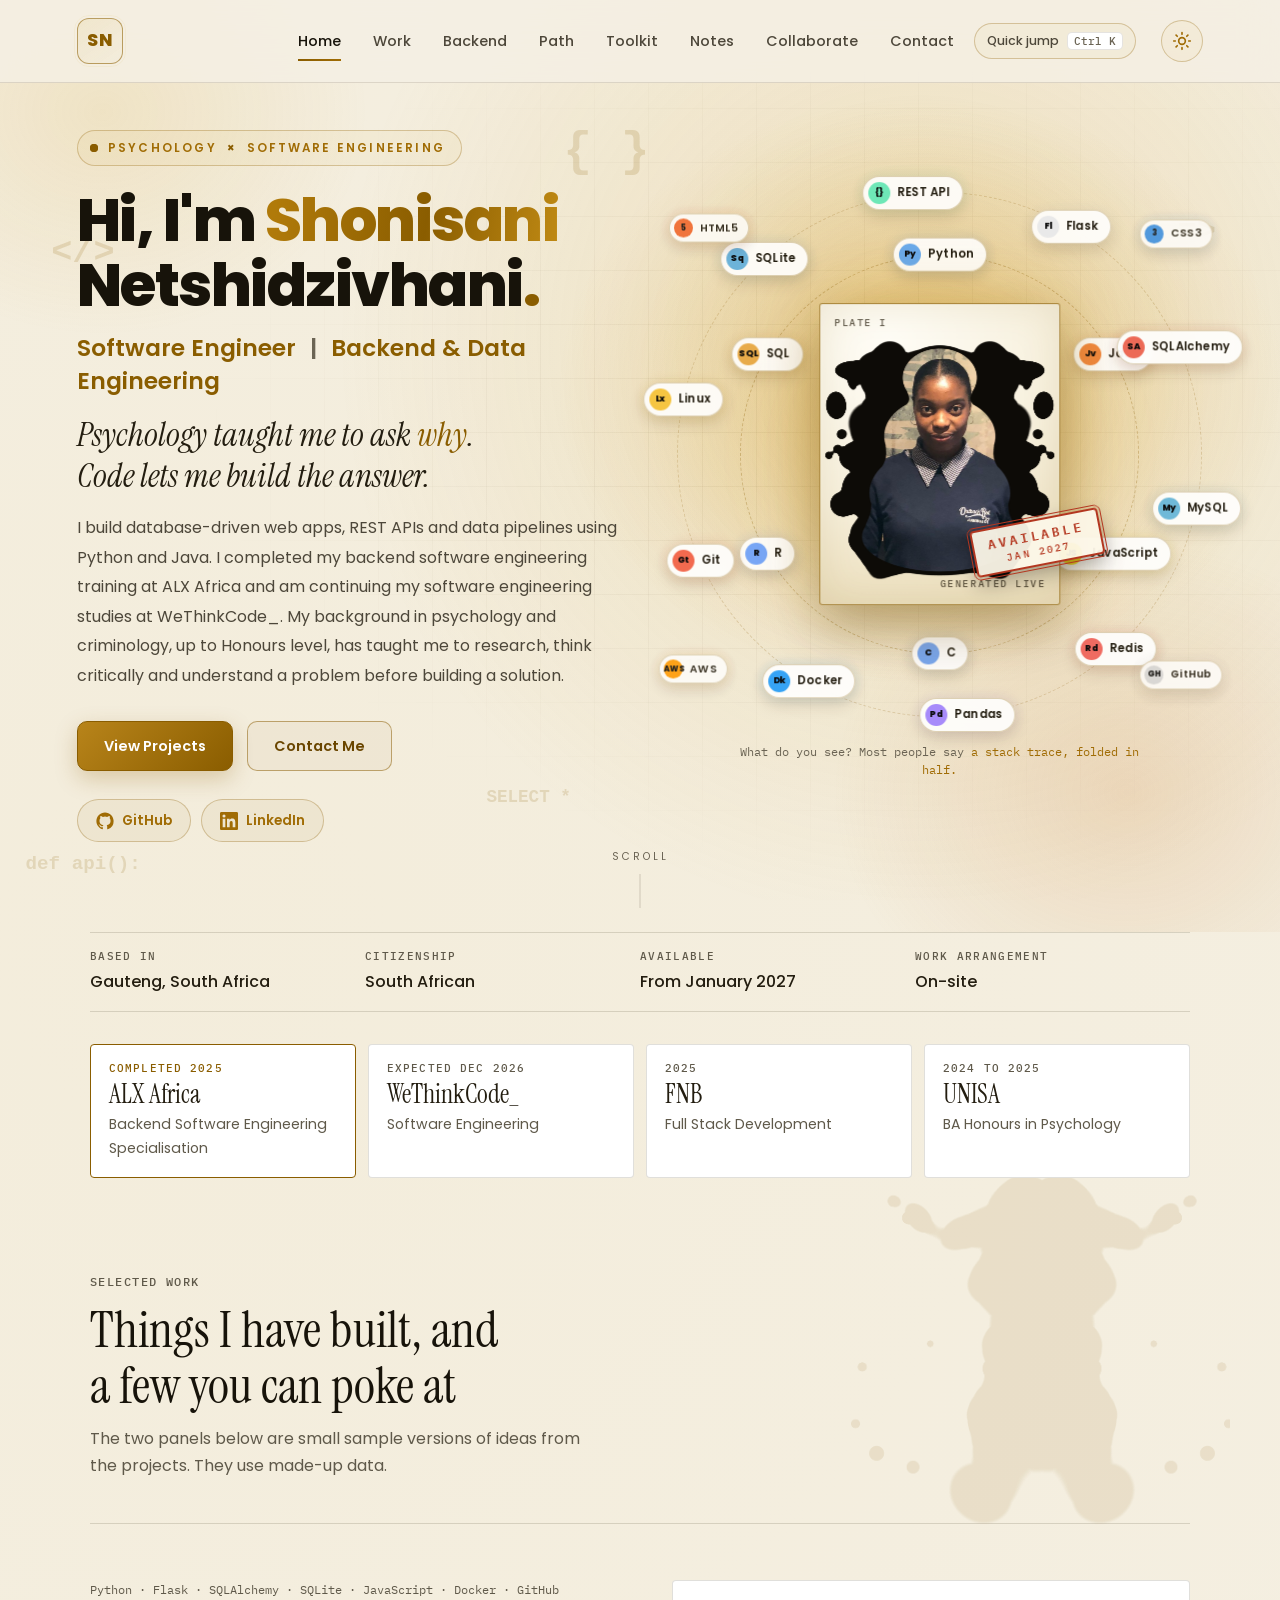
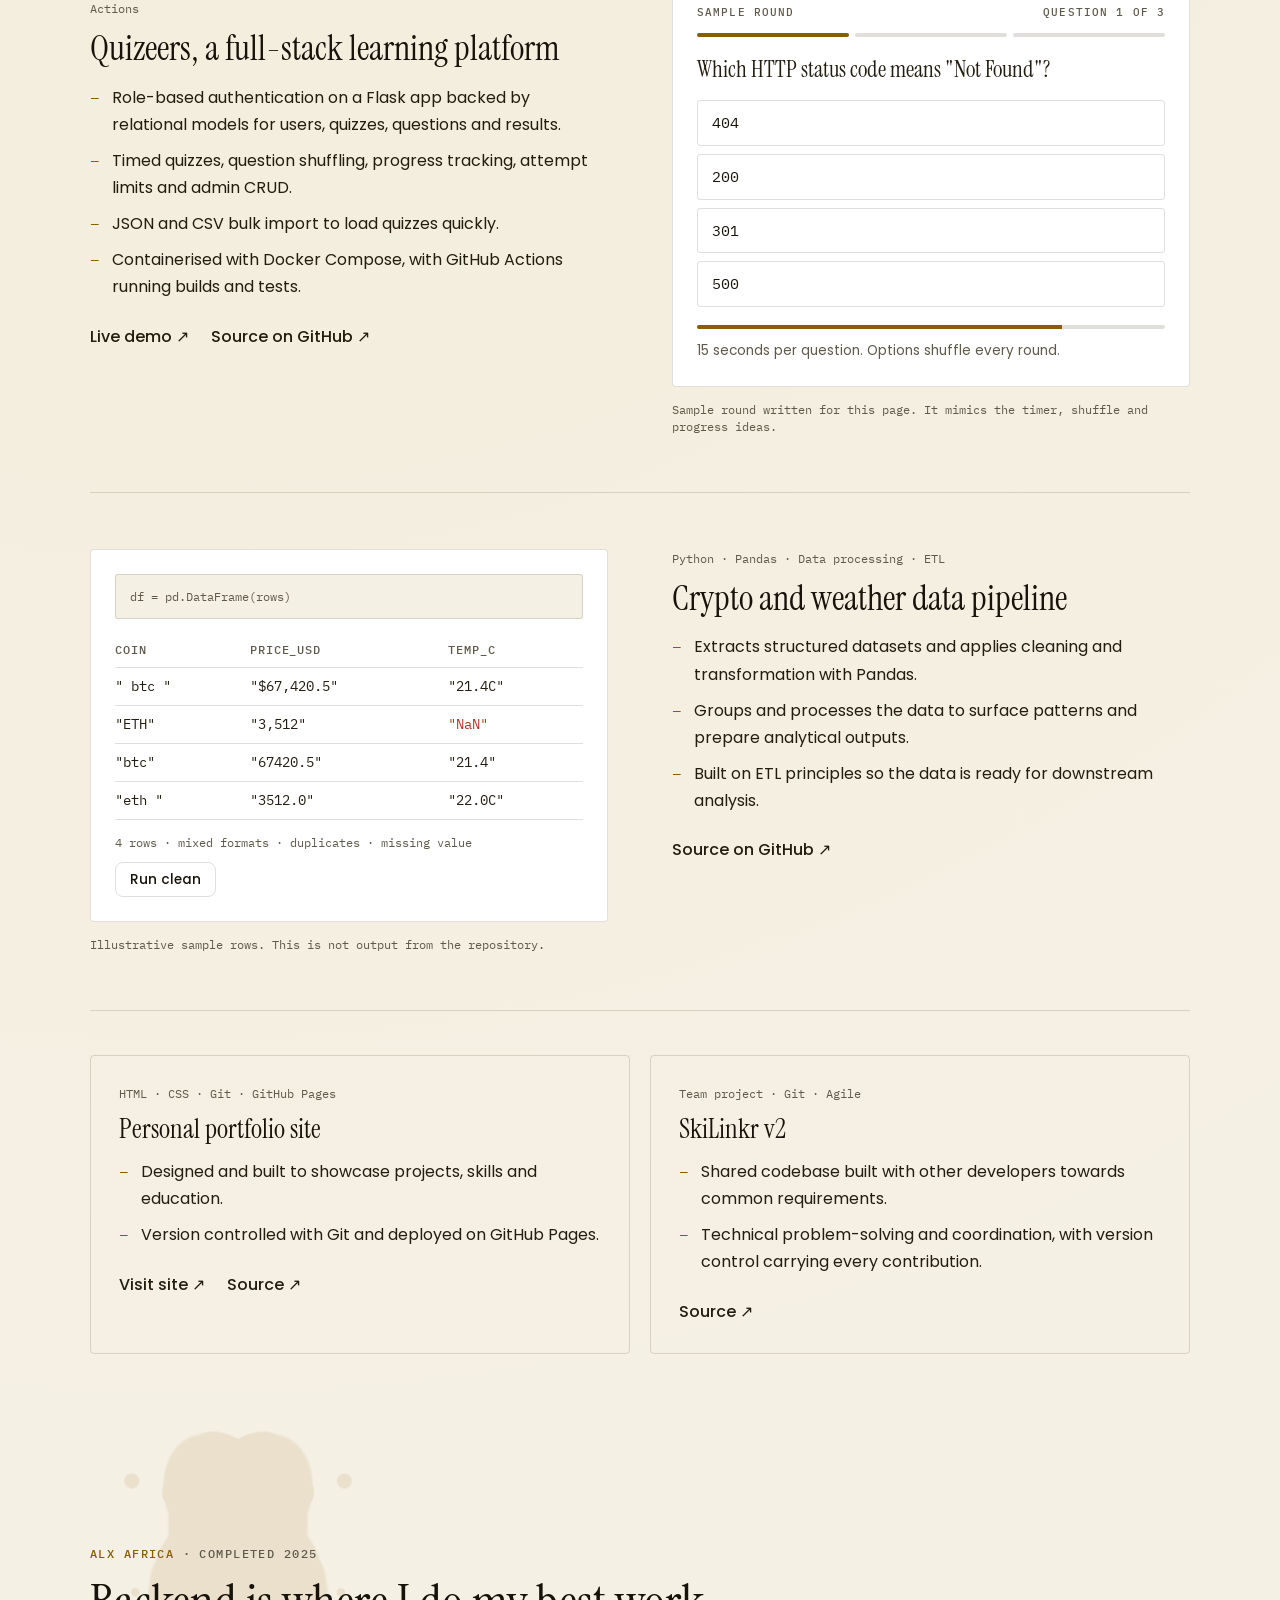
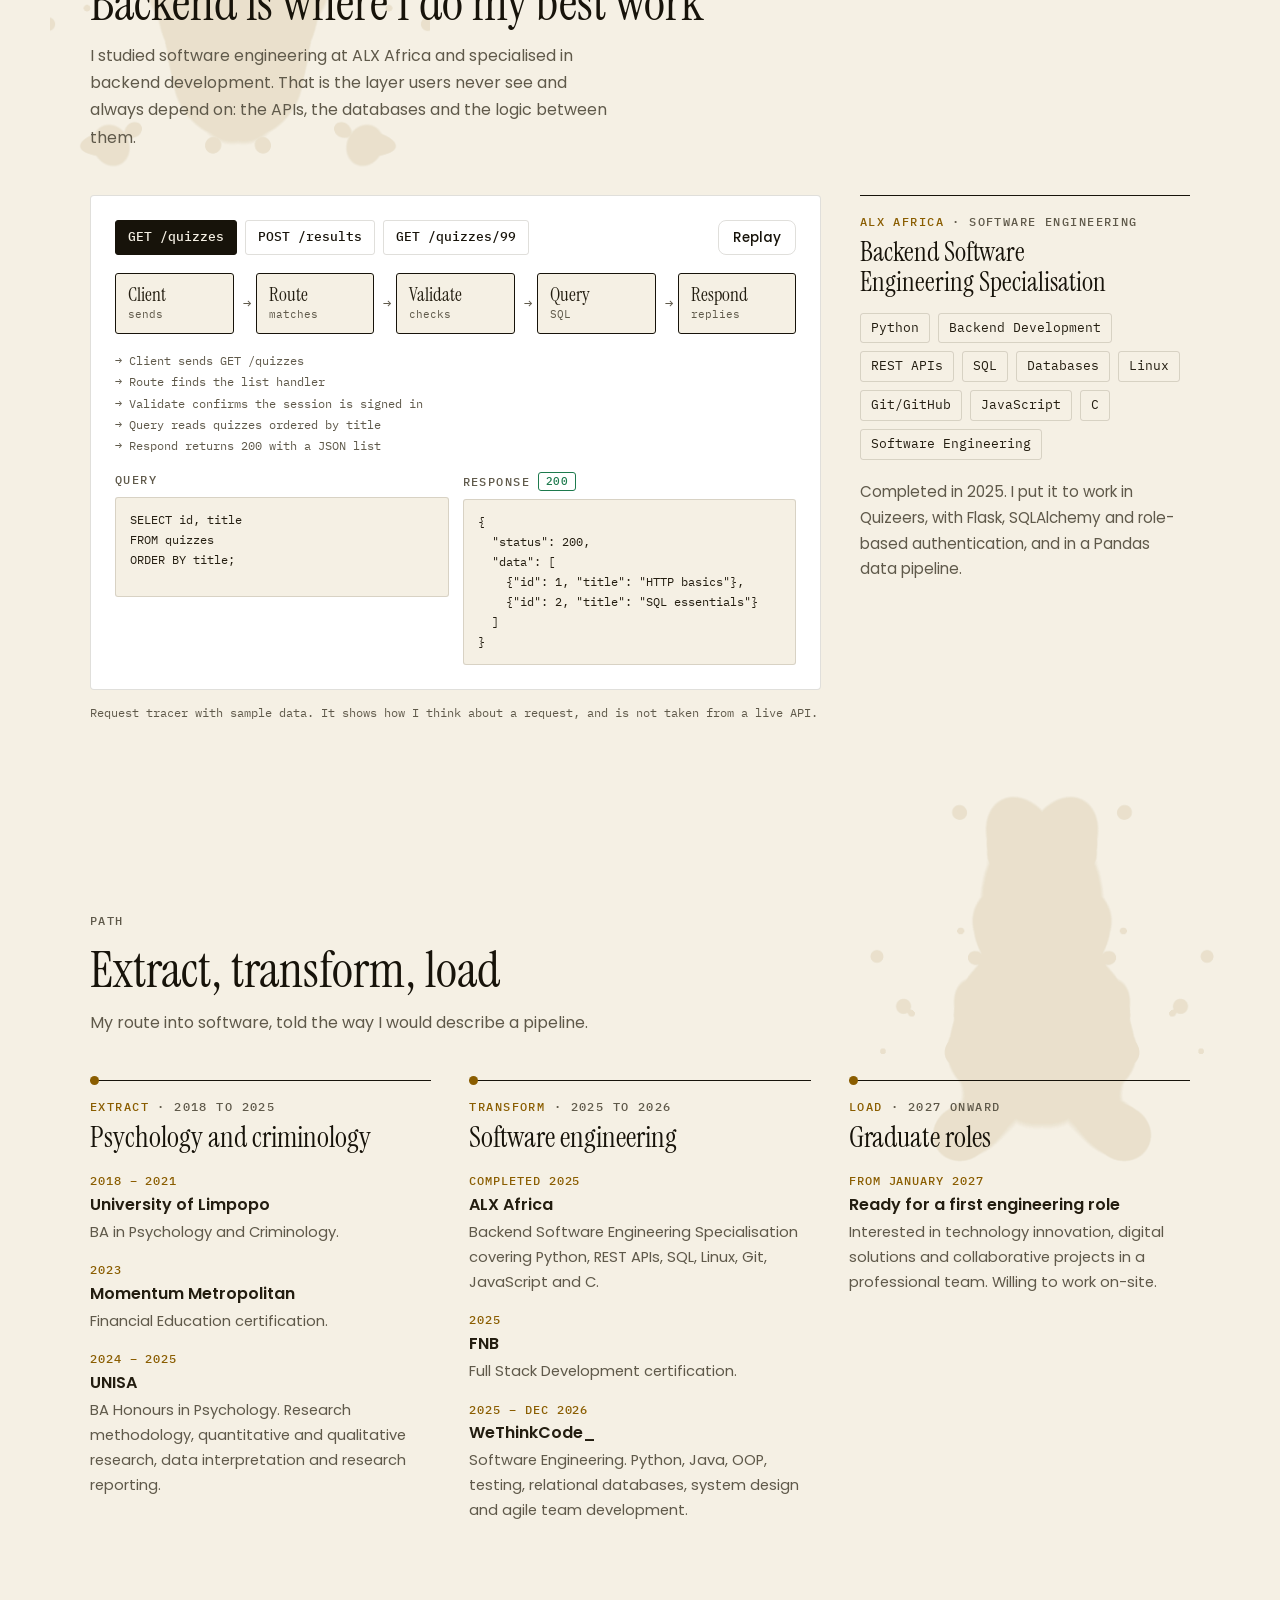
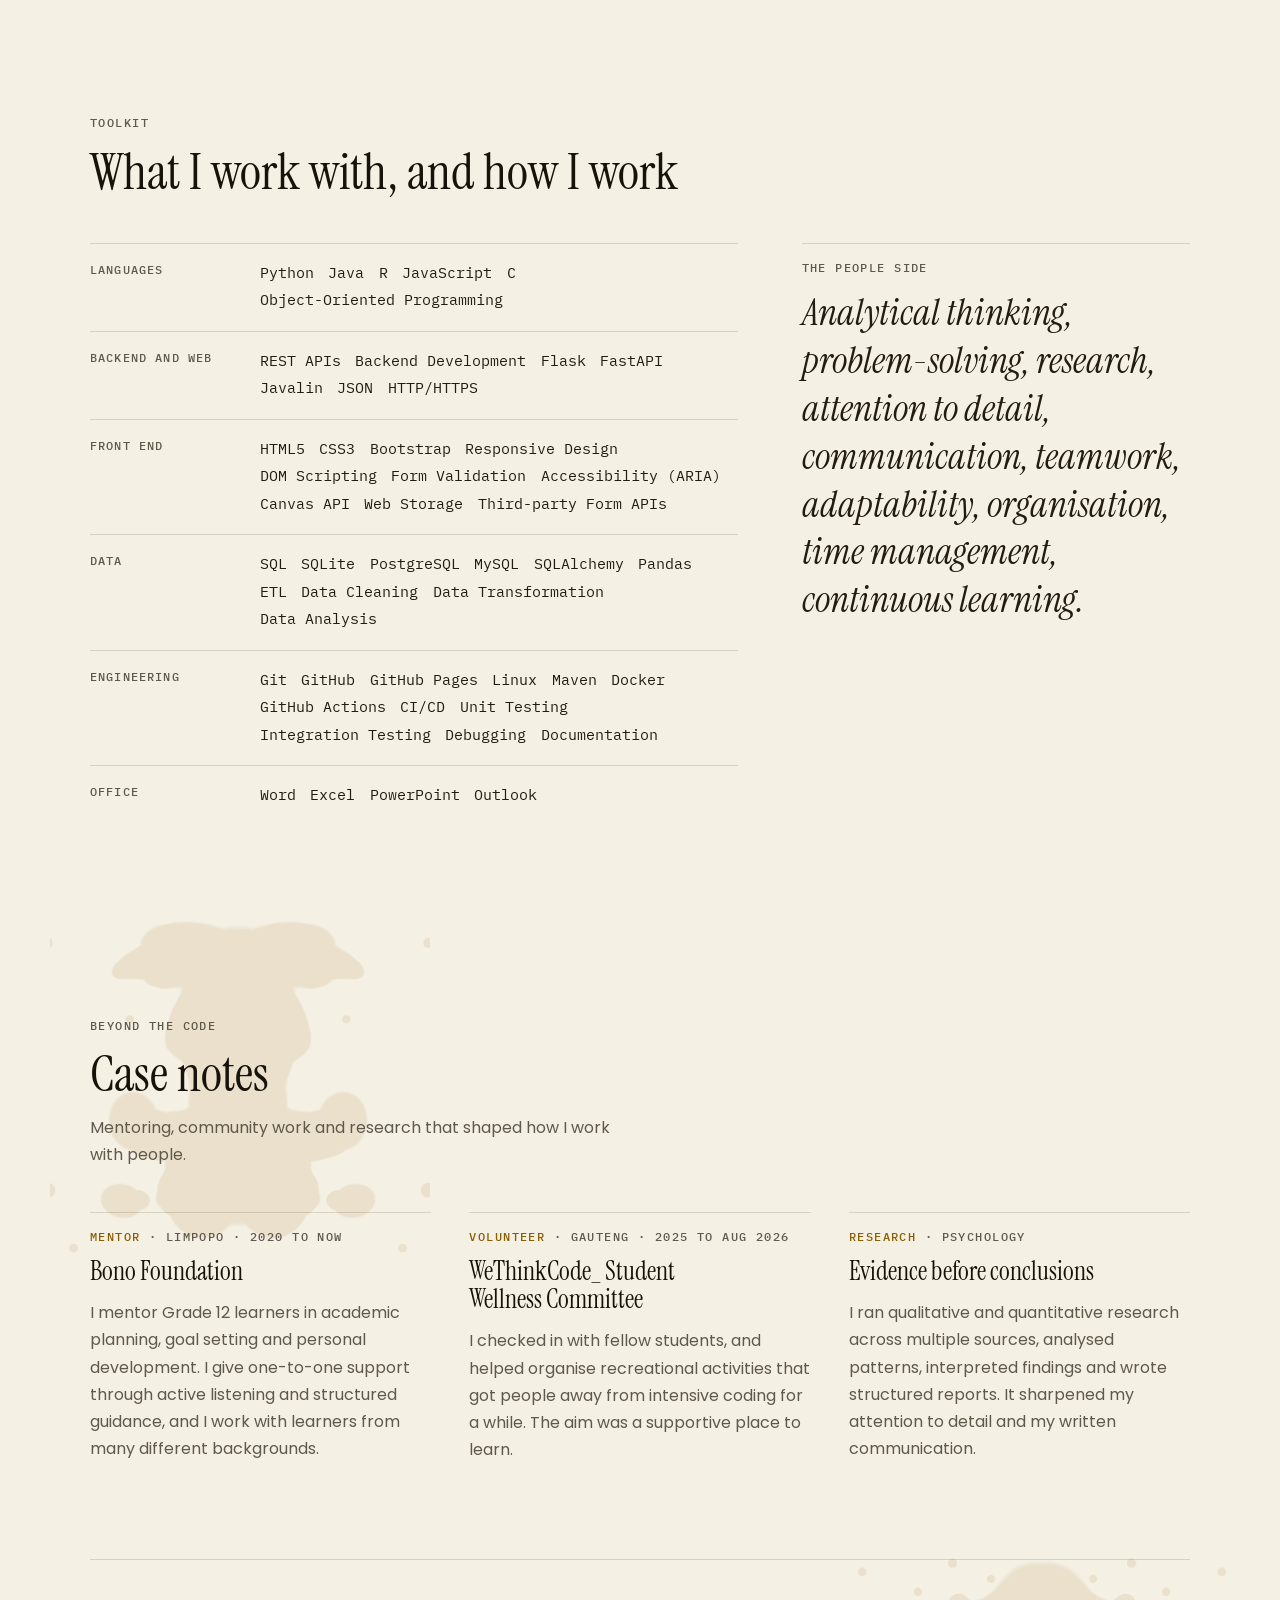
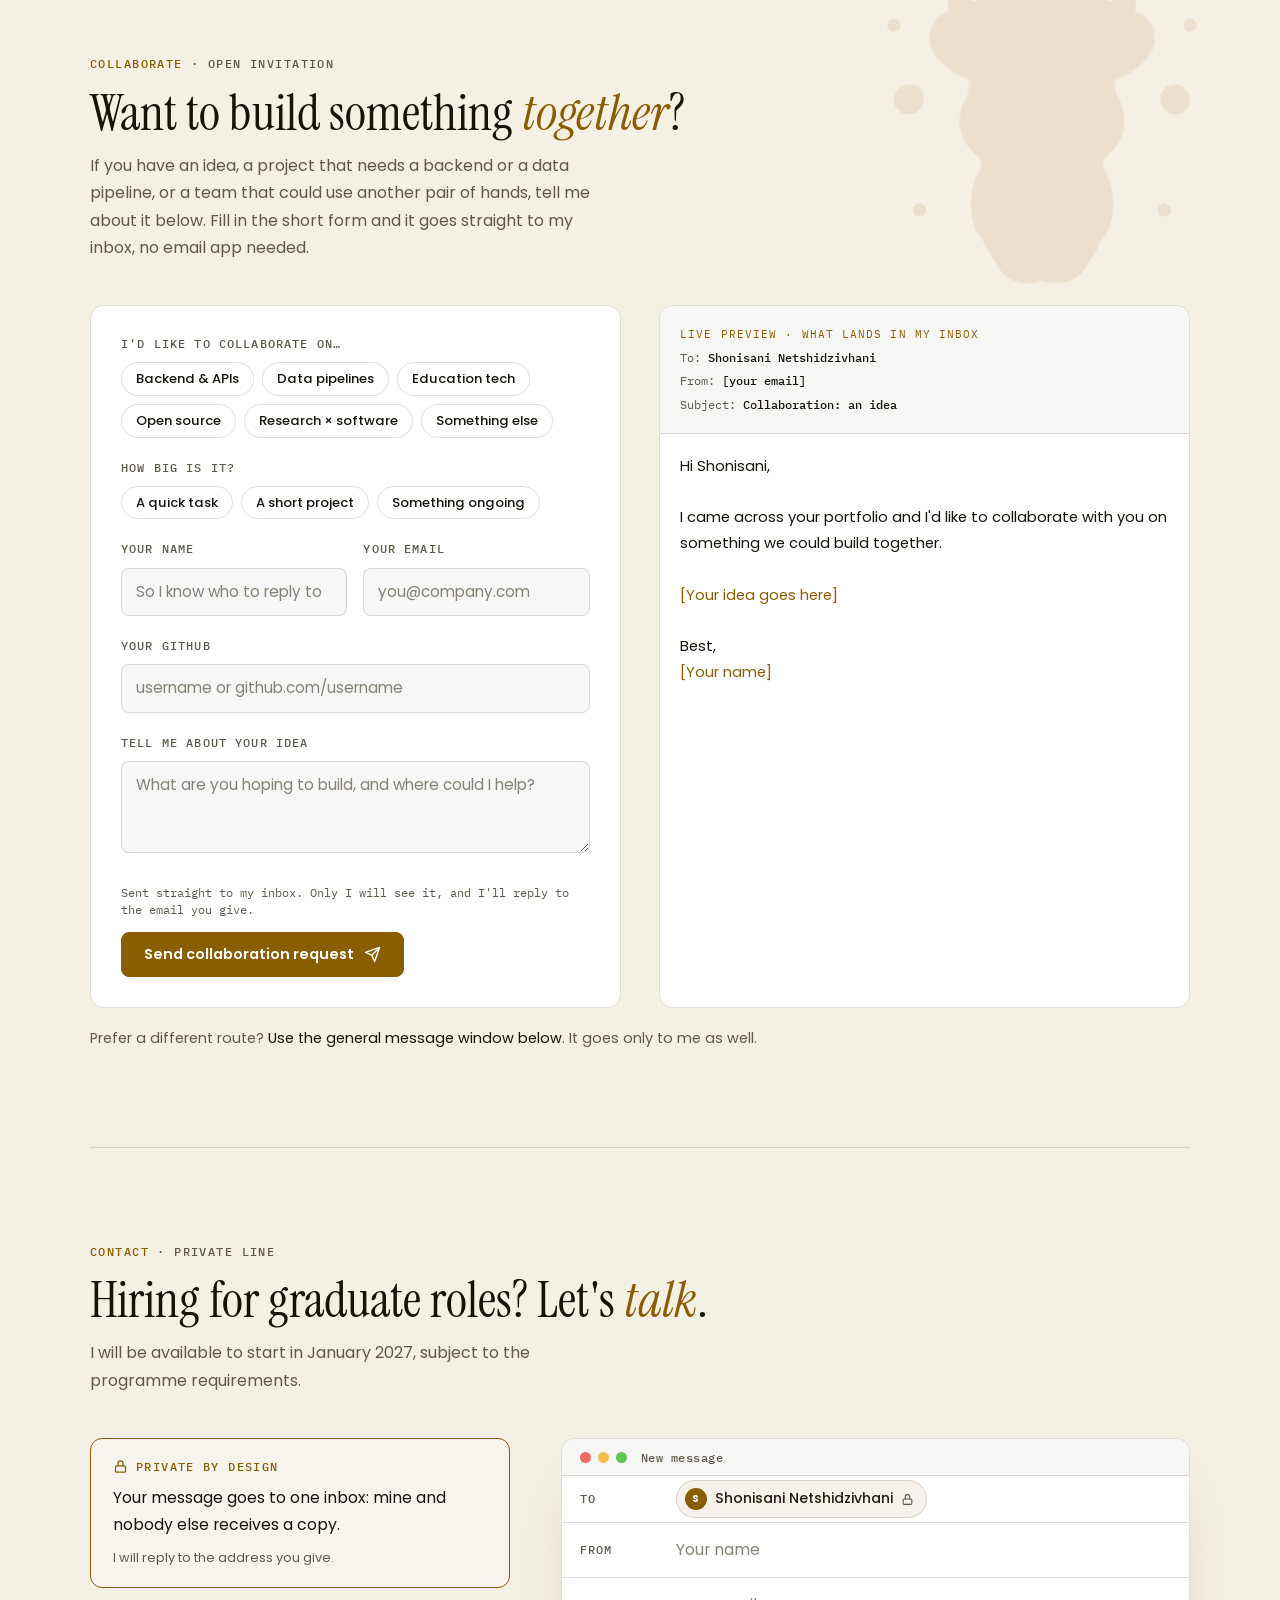
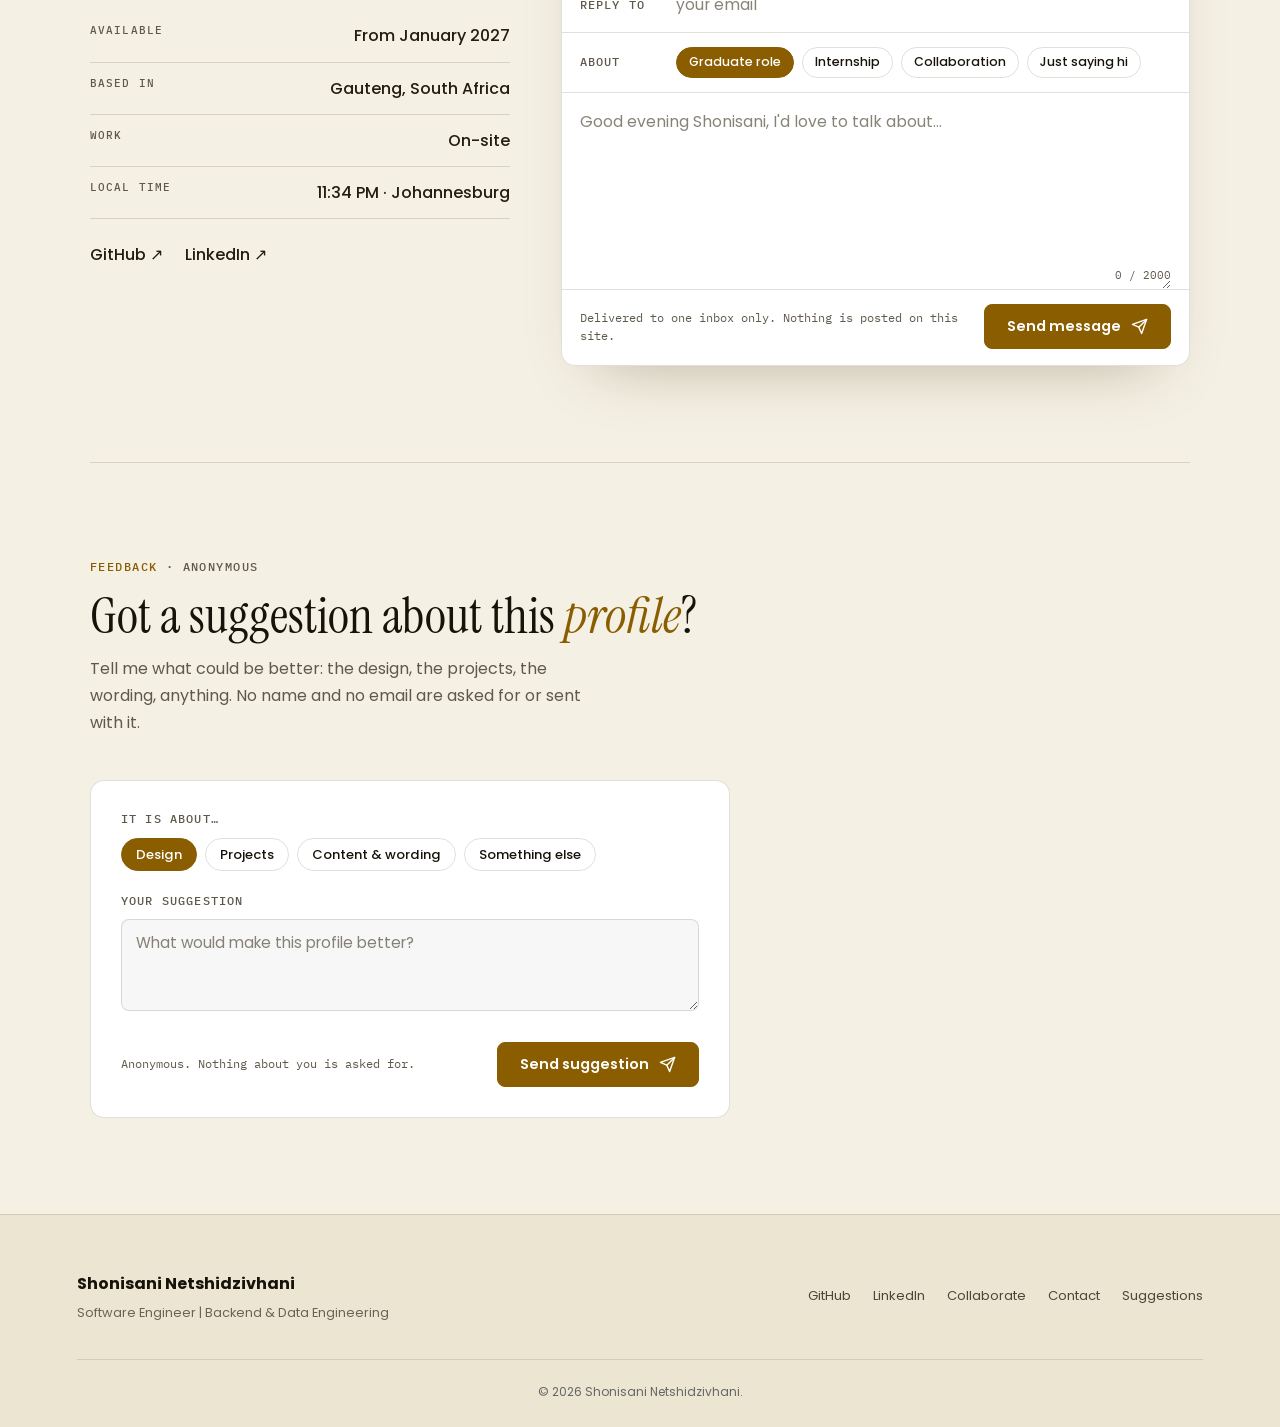
<file: index.html>
<!DOCTYPE html>
<html lang="en">

<head>

    <meta charset="UTF-8">

    <meta name="viewport"
          content="width=device-width, initial-scale=1.0">

    <meta name="description"
          content="Portfolio of Shonisani Netshidzivhani — Software Engineer focused on backend development, data engineering, APIs, databases and scalable software systems.">

    <meta name="author"
          content="Shonisani Netshidzivhani">

    <meta name="theme-color"
          content="#050505">

    <meta name="color-scheme"
          content="dark light">

    <!-- Apply the saved (or system) theme before first paint -->
    <script>
        (function () {
            var t = null;
            try { t = localStorage.getItem("theme"); } catch (e) {}
            if (t !== "light" && t !== "dark") {
                t = window.matchMedia && matchMedia("(prefers-color-scheme: light)").matches ? "light" : "dark";
            }
            document.documentElement.setAttribute("data-theme", t);
        })();
    </script>

    <title>
        Shonisani Netshidzivhani | Software Engineer
    </title>

    <!-- Google Fonts -->
    <link rel="preconnect"
          href="https://fonts.googleapis.com">

    <link rel="preconnect"
          href="https://fonts.gstatic.com"
          crossorigin>

    <link href="https://fonts.googleapis.com/css2?family=Poppins:wght@400;500;600;700;800&family=Instrument+Serif:ital@0;1&family=IBM+Plex+Mono:wght@400;500&display=swap"
          rel="stylesheet">

    <!-- Main Stylesheet -->
    <link rel="stylesheet"
          href="style.css">

    <!-- Hero redesign (loads after style.css so it can override) -->
    <link rel="stylesheet"
          href="hero.css">

    <!-- Case-file sections (work, backend, path, toolkit, notes) -->
    <link rel="stylesheet"
          href="sections.css">

    <!-- Contact window, light theme, extras (load last) -->
    <link rel="stylesheet"
          href="contact.css">

    <link rel="stylesheet"
          href="theme.css">

    <link rel="stylesheet"
          href="extras.css">

</head>


<body data-mood="home">

    <canvas class="bg-net" id="bgNet" aria-hidden="true"></canvas>
    <div class="bg-glow" aria-hidden="true"></div>

    <div class="progress" id="prog" aria-hidden="true"></div>

    <!-- =====================================================
         HEADER / NAVIGATION
    ====================================================== -->

    <header class="header">

        <nav class="navbar"
             aria-label="Main navigation">

            <a href="#home"
               class="logo"
               aria-label="Shonisani Netshidzivhani home">
                SN
            </a>

            <ul class="nav-links">
                <li><a href="#home">Home</a></li>
                <li><a href="#work">Work</a></li>
                <li><a href="#backend">Backend</a></li>
                <li><a href="#path">Path</a></li>
                <li><a href="#toolkit">Toolkit</a></li>
                <li><a href="#notes">Notes</a></li>
                <li><a href="#collab">Collaborate</a></li>
                <li><a href="#contact">Contact</a></li>
            </ul>

            <button class="pal-btn"
                    id="palBtn"
                    type="button"
                    aria-label="Open command palette (Ctrl K)">
                Quick jump <kbd>Ctrl K</kbd>
            </button>

            <button class="theme-toggle"
                    id="themeToggle"
                    type="button"
                    aria-label="Switch to light mode"
                    aria-pressed="false">
                <svg class="i-moon" viewBox="0 0 24 24" fill="none" stroke="currentColor" stroke-width="2" stroke-linecap="round" stroke-linejoin="round" aria-hidden="true"><path d="M21 12.8A9 9 0 1 1 11.2 3a7 7 0 0 0 9.8 9.8z"/></svg>
                <svg class="i-sun" viewBox="0 0 24 24" fill="none" stroke="currentColor" stroke-width="2" stroke-linecap="round" stroke-linejoin="round" aria-hidden="true"><circle cx="12" cy="12" r="4"/><path d="M12 2v2M12 20v2M4.9 4.9l1.4 1.4M17.7 17.7l1.4 1.4M2 12h2M20 12h2M4.9 19.1l1.4-1.4M17.7 6.3l1.4-1.4"/></svg>
            </button>


        </nav>

    </header>


    <main>

        <!-- =================================================
             HERO SECTION
        ================================================== -->

        <section id="home"
                 class="hero hero--split"
                 aria-labelledby="hero-title">

            <!-- Ambient background -->
            <div class="hero-bg"
                 aria-hidden="true">
                <span class="hero-grid"></span>
                <span class="hero-aurora"></span>
                <span class="hero-spot"></span>
                <span class="glyph g1">&lt;/&gt;</span>
                <span class="glyph g2">{ }</span>
                <span class="glyph g3">SELECT *</span>
                <span class="glyph g4">def api():</span>
                <span class="glyph g5">01101</span>
                <span class="glyph g6">=&gt;</span>
            </div>

            <div class="hero-inner">

                <!-- ============ TEXT ============ -->
                <div class="hero-text">

                    <p class="hero-eyebrow">
                        <span class="pulse"
                              aria-hidden="true"></span>
                        Psychology <b>×</b> Software Engineering
                    </p>

                    <h1 id="hero-title">
                        Hi, I'm
                        <span class="grad">Shonisani</span><br>
                        Netshidzivhani<span class="dot">.</span>
                    </h1>

                    <h2>
                        Software Engineer
                        <span class="hero-divider"
                              aria-hidden="true">
                            |
                        </span>
                        Backend &amp; Data Engineering
                    </h2>

                    <p class="hero-quote">
                        Psychology taught me to ask <em>why</em>.
                        Code lets me build the answer.
                    </p>

                    <p class="hero-description">
                        I build database-driven web apps, REST APIs and data pipelines using Python and Java. 
                        I completed my backend software engineering training at ALX Africa and am continuing 
                        my software engineering studies at WeThinkCode_. 
                        My background in psychology and criminology, up to Honours level, has taught me to research, 
                        think critically and understand a problem before building a solution.
                    </p>

                    <!-- Hero Actions -->

                    <div class="hero-buttons">

                        <a href="#work"
                           class="btn-primary">
                            View Projects
                        </a>

                        <a href="#contact"
                           class="btn-outline">
                            Contact Me
                        </a>

                    </div>

                    <!-- Social Links -->

                    <div class="social-links">

                        <a href="https://github.com/Sanieeme"
                           target="_blank"
                           rel="noopener noreferrer"
                           aria-label="Visit Shonisani's GitHub profile">
                            <svg viewBox="0 0 24 24"
                                 width="18"
                                 height="18"
                                 fill="currentColor"
                                 aria-hidden="true">
                                <path d="M12 .5C5.65.5.5 5.65.5 12c0 5.08 3.29 9.39 7.86 10.91.58.11.79-.25.79-.56v-2c-3.2.7-3.87-1.37-3.87-1.37-.52-1.33-1.28-1.69-1.28-1.69-1.05-.72.08-.7.08-.7 1.15.08 1.76 1.19 1.76 1.19 1.03 1.76 2.7 1.25 3.36.96.1-.75.4-1.25.73-1.54-2.55-.29-5.24-1.28-5.24-5.69 0-1.26.45-2.29 1.19-3.1-.12-.29-.52-1.46.11-3.05 0 0 .97-.31 3.17 1.18a11 11 0 0 1 5.77 0c2.2-1.49 3.17-1.18 3.17-1.18.63 1.59.23 2.76.11 3.05.74.81 1.19 1.84 1.19 3.1 0 4.42-2.69 5.39-5.25 5.68.41.36.78 1.06.78 2.14v3.17c0 .31.21.68.8.56A11.5 11.5 0 0 0 23.5 12C23.5 5.65 18.35.5 12 .5z"/>
                            </svg>
                            GitHub
                        </a>

                        <a href="https://www.linkedin.com/in/shonisani-n-b7574a22a/"
                           target="_blank"
                           rel="noopener noreferrer"
                           aria-label="Visit Shonisani's LinkedIn profile">
                            <svg viewBox="0 0 24 24"
                                 width="18"
                                 height="18"
                                 fill="currentColor"
                                 aria-hidden="true">
                                <path d="M20.45 20.45h-3.56v-5.57c0-1.33-.03-3.04-1.85-3.04-1.85 0-2.14 1.45-2.14 2.94v5.67H9.35V9h3.41v1.56h.05c.48-.9 1.64-1.85 3.37-1.85 3.6 0 4.27 2.37 4.27 5.46v6.28zM5.34 7.43a2.06 2.06 0 1 1 0-4.12 2.06 2.06 0 0 1 0 4.12zM7.12 20.45H3.56V9h3.56v11.45zM22.22 0H1.77C.79 0 0 .77 0 1.73v20.54C0 23.23.79 24 1.77 24h20.45c.98 0 1.78-.77 1.78-1.73V1.73C24 .77 23.2 0 22.22 0z"/>
                            </svg>
                            LinkedIn
                        </a>

                    </div>

                </div>


                <!-- ============ PORTRAIT + ORBIT ============ -->
                <div class="hero-visual">

                    <div class="stage"
                         id="stage">

                        <span class="stage-glow"
                              aria-hidden="true"></span>

                        <!-- Tech chips are generated by hero.js (edit the RINGS / DRIFT lists there) -->
                        <div class="orbit orbit--a"
                             data-ring="a"
                             aria-hidden="true"></div>

                        <div class="portrait"
                             id="portrait">

                            <figure class="plate"
                                    id="plate">
                                <canvas id="blot"
                                        width="640"
                                        height="800"
                                        role="img"
                                        aria-label="Portrait of Shonisani Netshidzivhani emerging from a symmetrical inkblot, generated live in the browser"></canvas>
                                <span class="tag l">Plate I</span>
                                <span class="tag r">Generated live</span>
                                <noscript>
                                    <img src="images/profile-hero.jpg"
                                         alt="Portrait of Shonisani Netshidzivhani"
                                         width="800"
                                         height="1026">
                                </noscript>
                            </figure>

                            <span class="stamp"
                                  aria-hidden="true">
                                <b>Available</b>
                                <i>Jan 2027</i>
                            </span>

                        </div>

                        <div class="orbit orbit--b"
                             data-ring="b"
                             aria-hidden="true"></div>

                        <div class="drift"
                             data-ring="drift"
                             aria-hidden="true"></div>

                    </div>

                    <p class="plate-caption"
                       aria-live="off">
                        What do you see? Most people say
                        <span id="reading"></span>
                    </p>

                </div>

            </div>

            <a href="#work"
               class="scroll-cue"
               aria-label="Scroll to my work">
                <span>Scroll</span>
                <i aria-hidden="true"></i>
            </a>

        </section>


        <!-- =================================================
             CASE FILE: facts · work · backend · path · toolkit · notes
             (styles in sections.css, demos in sections.js)
        ================================================== -->

        <div class="cf">

<dl class="facts">
    <div><dt>Based in</dt><dd>Gauteng, South Africa</dd></div>
    <div><dt>Citizenship</dt><dd>South African</dd></div>
    <div><dt>Available</dt><dd>From January 2027</dd></div>
    <div><dt>Work arrangement</dt><dd>On-site</dd></div>
  </dl>

  <ul class="creds" aria-label="Credentials">
    <li class="cred hl"><span class="cred-k">Completed 2025</span><b>ALX Africa</b><span class="cred-d">Backend Software Engineering Specialisation</span></li>
    <li class="cred"><span class="cred-k">Expected Dec 2026</span><b>WeThinkCode_</b><span class="cred-d">Software Engineering</span></li>
    <li class="cred"><span class="cred-k">2025</span><b>FNB</b><span class="cred-d">Full Stack Development</span></li>
    <li class="cred"><span class="cred-k">2024 to 2025</span><b>UNISA</b><span class="cred-d">BA Honours in Psychology</span></li>
  </ul>

  <section id="work">
    <div class="sec-head">
      <p class="eyebrow">Selected work</p>
      <h2>Things I have built, and a few you can poke at</h2>
      <p class="sub">The two panels below are small sample versions of ideas from the projects. They use made-up data.</p>
    </div>

    <article class="proj">
      <div class="proj-text">
        <p class="tech">Python · Flask · SQLAlchemy · SQLite · JavaScript · Docker · GitHub Actions</p>
        <h3>Quizeers, a full-stack learning platform</h3>
        <ul>
          <li>Role-based authentication on a Flask app backed by relational models for users, quizzes, questions and results.</li>
          <li>Timed quizzes, question shuffling, progress tracking, attempt limits and admin CRUD.</li>
          <li>JSON and CSV bulk import to load quizzes quickly.</li>
          <li>Containerised with Docker Compose, with GitHub Actions running builds and tests.</li>
        </ul>
        <div class="links">
          <a href="https://sanieeme.github.io/quizeers/" target="_blank" rel="noopener">Live demo ↗</a>
          <a href="https://github.com/Sanieeme/quizeers" target="_blank" rel="noopener">Source on GitHub ↗</a>
        </div>
      </div>
      <div>
        <div class="panel" id="quiz" aria-live="polite"></div>
        <p class="panel-note">Sample round written for this page. It mimics the timer, shuffle and progress ideas.</p>
      </div>
    </article>

    <article class="proj flip">
      <div class="proj-text">
        <p class="tech">Python · Pandas · Data processing · ETL</p>
        <h3>Crypto and weather data pipeline</h3>
        <ul>
          <li>Extracts structured datasets and applies cleaning and transformation with Pandas.</li>
          <li>Groups and processes the data to surface patterns and prepare analytical outputs.</li>
          <li>Built on ETL principles so the data is ready for downstream analysis.</li>
        </ul>
        <div class="links">
          <a href="https://github.com/Sanieeme/crypto_weather_pipeline" target="_blank" rel="noopener">Source on GitHub ↗</a>
        </div>
      </div>
      <div>
        <div class="panel">
          <pre class="pipe-code" id="pipeCode"></pre>
          <div class="tbl-scroll">
            <table>
              <thead><tr><th>coin</th><th>price_usd</th><th>temp_c</th></tr></thead>
              <tbody id="pipeBody"></tbody>
            </table>
          </div>
          <div class="pipe-foot">
            <span id="pipeNote"></span>
            <button class="btn-sm" type="button" id="pipeBtn">Run clean</button>
          </div>
        </div>
        <p class="panel-note">Illustrative sample rows. This is not output from the repository.</p>
      </div>
    </article>

    <div class="minis">
      <article class="mini">
        <p class="tech">HTML · CSS · Git · GitHub Pages</p>
        <h3>Personal portfolio site</h3>
        <ul>
          <li>Designed and built to showcase projects, skills and education.</li>
          <li>Version controlled with Git and deployed on GitHub Pages.</li>
        </ul>
        <div class="links">
          <a href="https://sanieeme.github.io/profile/" target="_blank" rel="noopener">Visit site ↗</a>
          <a href="https://github.com/Sanieeme/profile" target="_blank" rel="noopener">Source ↗</a>
        </div>
      </article>
      <article class="mini">
        <p class="tech">Team project · Git · Agile</p>
        <h3>SkiLinkr v2</h3>
        <ul>
          <li>Shared codebase built with other developers towards common requirements.</li>
          <li>Technical problem-solving and coordination, with version control carrying every contribution.</li>
        </ul>
        <div class="links">
          <a href="https://github.com/Sanieeme/SkiLinkr_v2" target="_blank" rel="noopener">Source ↗</a>
        </div>
      </article>
    </div>
  </section>

  <section id="backend">
    <div class="sec-head">
      <p class="eyebrow"><b>ALX Africa</b> · Completed 2025</p>
      <h2>Backend is where I do my best work</h2>
      <p class="sub">I studied software engineering at ALX Africa and specialised in backend development. That is the layer users never see and always depend on: the APIs, the databases and the logic between them.</p>
    </div>
    <div class="alx">
      <div>
        <div class="panel">
          <div class="trace-top">
            <div class="seg" role="group" aria-label="Choose a request to trace">
              <button type="button" class="seg-b" data-k="GET /quizzes" aria-pressed="true">GET /quizzes</button>
              <button type="button" class="seg-b" data-k="POST /results" aria-pressed="false">POST /results</button>
              <button type="button" class="seg-b" data-k="GET /quizzes/99" aria-pressed="false">GET /quizzes/99</button>
            </div>
            <button class="btn-sm" type="button" id="replay">Replay</button>
          </div>
          <ol class="hops" id="hops">
            <li><b>Client</b><span>sends</span></li>
            <li><b>Route</b><span>matches</span></li>
            <li><b>Validate</b><span>checks</span></li>
            <li><b>Query</b><span>SQL</span></li>
            <li><b>Respond</b><span>replies</span></li>
          </ol>
          <pre class="trace-log" id="traceLog" aria-live="polite"></pre>
          <div class="io">
            <div><p class="eyebrow">Query</p><pre id="sqlOut"></pre></div>
            <div><p class="eyebrow">Response<span class="pill" id="statusPill"></span></p><pre id="resOut"></pre></div>
          </div>
        </div>
        <p class="panel-note">Request tracer with sample data. It shows how I think about a request, and is not taken from a live API.</p>
      </div>
      <aside class="alx-side">
        <p class="eyebrow"><b>ALX Africa</b> · Software Engineering</p>
        <h3>Backend Software Engineering Specialisation</h3>
        <ul>
          <li>Python</li><li>Backend Development</li><li>REST APIs</li><li>SQL</li><li>Databases</li><li>Linux</li><li>Git/GitHub</li><li>JavaScript</li><li>C</li><li>Software Engineering</li>
        </ul>
        <p class="after">Completed in 2025. I put it to work in Quizeers, with Flask, SQLAlchemy and role-based authentication, and in a Pandas data pipeline.</p>
      </aside>
    </div>
  </section>

  <section id="path">
    <div class="sec-head">
      <p class="eyebrow">Path</p>
      <h2>Extract, transform, load</h2>
      <p class="sub">My route into software, told the way I would describe a pipeline.</p>
    </div>
    <div class="stages">
      <div class="pstage">
        <p class="eyebrow"><b>Extract</b> · 2018 to 2025</p>
        <h3>Psychology and criminology</h3>
        <ol>
          <li><span class="when">2018 – 2021</span><span class="what">University of Limpopo</span><span class="more">BA in Psychology and Criminology.</span></li>
          <li><span class="when">2023</span><span class="what">Momentum Metropolitan</span><span class="more">Financial Education certification.</span></li>
          <li><span class="when">2024 – 2025</span><span class="what">UNISA</span><span class="more">BA Honours in Psychology. Research methodology, quantitative and qualitative research, data interpretation and research reporting.</span></li>
        </ol>
      </div>
      <div class="pstage">
        <p class="eyebrow"><b>Transform</b> · 2025 to 2026</p>
        <h3>Software engineering</h3>
        <ol>
          <li><span class="when">Completed 2025</span><span class="what">ALX Africa</span><span class="more">Backend Software Engineering Specialisation covering Python, REST APIs, SQL, Linux, Git, JavaScript and C.</span></li>
          <li><span class="when">2025</span><span class="what">FNB</span><span class="more">Full Stack Development certification.</span></li>
          <li><span class="when">2025 – Dec 2026</span><span class="what">WeThinkCode_</span><span class="more">Software Engineering. Python, Java, OOP, testing, relational databases, system design and agile team development.</span></li>
        </ol>
      </div>
      <div class="pstage">
        <p class="eyebrow"><b>Load</b> · 2027 onward</p>
        <h3>Graduate roles</h3>
        <ol>
          <li><span class="when">From January 2027</span><span class="what">Ready for a first engineering role</span><span class="more">Interested in technology innovation, digital solutions and collaborative projects in a professional team. Willing to work on-site.</span></li>
        </ol>
      </div>
    </div>
  </section>

  <section id="toolkit">
    <div class="sec-head">
      <p class="eyebrow">Toolkit</p>
      <h2>What I work with, and how I work</h2>
    </div>
    <div class="kit">
      <dl>
        <div><dt>Languages</dt><dd><span>Python</span><span>Java</span><span>R</span><span>JavaScript</span><span>C</span><span>Object-Oriented Programming</span></dd></div>
        <div><dt>Backend and web</dt><dd><span>REST APIs</span><span>Backend Development</span><span>Flask</span><span>FastAPI</span><span>Javalin</span><span>JSON</span><span>HTTP/HTTPS</span></dd></div>
        <div><dt>Front end</dt><dd><span>HTML5</span><span>CSS3</span><span>Bootstrap</span><span>Responsive Design</span><span>DOM Scripting</span><span>Form Validation</span><span>Accessibility (ARIA)</span><span>Canvas API</span><span>Web Storage</span><span>Third-party Form APIs</span></dd></div>
        <div><dt>Data</dt><dd><span>SQL</span><span>SQLite</span><span>PostgreSQL</span><span>MySQL</span><span>SQLAlchemy</span><span>Pandas</span><span>ETL</span><span>Data Cleaning</span><span>Data Transformation</span><span>Data Analysis</span></dd></div>
        <div><dt>Engineering</dt><dd><span>Git</span><span>GitHub</span><span>GitHub Pages</span><span>Linux</span><span>Maven</span><span>Docker</span><span>GitHub Actions</span><span>CI/CD</span><span>Unit Testing</span><span>Integration Testing</span><span>Debugging</span><span>Documentation</span></dd></div>
        <div><dt>Office</dt><dd><span>Word</span><span>Excel</span><span>PowerPoint</span><span>Outlook</span></dd></div>
      </dl>
      <div class="human">
        <p class="eyebrow">The people side</p>
        <p class="words"><span>Analytical thinking,</span> <span>problem-solving,</span> <span>research,</span> <span>attention to detail,</span> <span>communication,</span> <span>teamwork,</span> <span>adaptability,</span> <span>organisation,</span> <span>time management,</span> <span>continuous learning.</span></p>
      </div>
    </div>
  </section>

  <section id="notes">
    <div class="sec-head">
      <p class="eyebrow">Beyond the code</p>
      <h2>Case notes</h2>
      <p class="sub">Mentoring, community work and research that shaped how I work with people.</p>
    </div>
    <div class="notes">
      <article class="note">
        <p class="eyebrow"><b>Mentor</b> · Limpopo · 2020 to now</p>
        <h3>Bono Foundation</h3>
        <p>I mentor Grade 12 learners in academic planning, goal setting and personal development. I give one-to-one support through active listening and structured guidance, and I work with learners from many different backgrounds.</p>
      </article>
      <article class="note">
        <p class="eyebrow"><b>Volunteer</b> · Gauteng · 2025 to Aug 2026</p>
        <h3>WeThinkCode_ Student Wellness Committee</h3>
        <p>I checked in with fellow students, and helped organise recreational activities that got people away from intensive coding for a while. The aim was a supportive place to learn.</p>
      </article>
      <article class="note">
        <p class="eyebrow"><b>Research</b> · Psychology</p>
        <h3>Evidence before conclusions</h3>
        <p>I ran qualitative and quantitative research across multiple sources, analysed patterns, interpreted findings and wrote structured reports. It sharpened my attention to detail and my written communication.</p>
      </article>
    </div>
  </section>

  
        </div>


        <!-- =================================================
             CONTACT — a realistic "new message" window.
             Delivered to ONE inbox only (the address in the form action).
        ================================================== -->

        <div class="cf">

            <section id="collab"
                     class="collab-block"
                     aria-labelledby="collab-title">

                <div class="sec-head">
                    <p class="eyebrow"><b>Collaborate</b> · open invitation</p>
                    <h2 id="collab-title">Want to build something <em>together</em>?</h2>
                    <p class="sub">If you have an idea, a project that needs a backend or a data pipeline, or a team that could use another pair of hands, tell me about it below. Fill in the short form and it goes straight to my inbox, no email app needed.</p>
                </div>

                <div class="collab"
                     id="collabWrap">

                    <form class="brief"
                          id="collabForm"
                          action="https://api.web3forms.com/submit"
                          method="POST"
                          novalidate
                          aria-label="Collaboration request">

                        <span class="sendline" aria-hidden="true"></span>

                        <!-- Settings used if JavaScript is off (normal form post) -->
                        <input type="hidden" name="_captcha" value="false">
                        <input type="hidden" name="_template" value="table">
                        <input type="hidden" name="_subject" value="New collaboration request">
                        <input type="hidden" name="_next" value="thankyou.html">

                        <!-- spam trap: humans never see or fill this -->
                        <div class="hp" aria-hidden="true">
                            <label>Leave this empty <input type="text" name="_honey" tabindex="-1" autocomplete="off"></label>
                        </div>

                        <fieldset>
                            <legend>I'd like to collaborate on…</legend>
                            <div class="chips">
                                <input type="checkbox" name="topics" id="cbt1" data-phrase="backend and APIs" value="Backend & APIs"><label for="cbt1">Backend &amp; APIs</label>
                                <input type="checkbox" name="topics" id="cbt2" data-phrase="data pipelines" value="Data pipelines"><label for="cbt2">Data pipelines</label>
                                <input type="checkbox" name="topics" id="cbt3" data-phrase="education tech" value="Education tech"><label for="cbt3">Education tech</label>
                                <input type="checkbox" name="topics" id="cbt4" data-phrase="open source projects" value="Open source"><label for="cbt4">Open source</label>
                                <input type="checkbox" name="topics" id="cbt5" data-phrase="research-informed software" value="Research and software"><label for="cbt5">Research &times; software</label>
                                <input type="checkbox" name="topics" id="cbt6" data-phrase="something else" value="Something else"><label for="cbt6">Something else</label>
                            </div>
                        </fieldset>

                        <fieldset>
                            <legend>How big is it?</legend>
                            <div class="chips">
                                <input type="radio" name="format" id="cbf1" value="A quick task"><label for="cbf1">A quick task</label>
                                <input type="radio" name="format" id="cbf2" value="A short project"><label for="cbf2">A short project</label>
                                <input type="radio" name="format" id="cbf3" value="Something ongoing"><label for="cbf3">Something ongoing</label>
                            </div>
                        </fieldset>

                        <div class="field-grid">
                            <div class="field">
                                <label class="lab" for="cbName">Your name</label>
                                <input type="text" id="cbName" name="name" autocomplete="name" placeholder="So I know who to reply to" maxlength="80" required>
                                <p class="err" id="cerr-name" role="alert"></p>
                            </div>
                            <div class="field">
                                <label class="lab" for="cbEmail">Your email</label>
                                <input type="email" id="cbEmail" name="email" autocomplete="email" placeholder="you@company.com" maxlength="120" required>
                                <p class="err" id="cerr-email" role="alert"></p>
                            </div>
                        </div>

                        <div class="field">
                            <label class="lab" for="cbGithub">Your GitHub</label>
                            <input type="text" id="cbGithub" name="github" autocomplete="off" placeholder="username or github.com/username" maxlength="100" required>
                            <p class="err" id="cerr-github" role="alert"></p>
                        </div>

                        <div class="field">
                            <label class="lab" for="cbIdea">Tell me about your idea</label>
                            <textarea id="cbIdea" name="message" maxlength="1500" placeholder="What are you hoping to build, and where could I help?" required></textarea>
                            <p class="err" id="cerr-message" role="alert"></p>
                        </div>

                        <p class="form-error" id="cFormError" role="alert" hidden></p>

                        <div class="brief-foot">
                            <p class="win-note">Sent straight to my inbox. Only I will see it, and I'll reply to the email you give.</p>
                            <button type="submit" class="send" id="cSend">
                                <span class="spin" aria-hidden="true"></span>
                                Send collaboration request
                                <svg width="17" height="17" viewBox="0 0 24 24" fill="none" stroke="currentColor" stroke-width="2" stroke-linecap="round" stroke-linejoin="round" aria-hidden="true"><path d="M22 2 11 13"/><path d="M22 2l-7 20-4-9-9-4z"/></svg>
                            </button>
                        </div>

                    </form>

                    <div class="letter">
                        <div class="letter-head">
                            <span class="live">Live preview · what lands in my inbox</span><br>
                            To: <b>Shonisani Netshidzivhani</b><br>
                            From: <b id="letterFrom"></b><br>
                            Subject: <b id="letterSubject"></b>
                        </div>
                        <p class="letter-body" id="letterBody" aria-live="off"></p>
                    </div>

                </div>

                <div class="sent" id="collabSent" hidden>
                    <span class="plane" aria-hidden="true">
                        <svg width="28" height="28" viewBox="0 0 24 24" fill="none" stroke="currentColor" stroke-width="2" stroke-linecap="round" stroke-linejoin="round"><path d="M22 2 11 13"/><path d="M22 2l-7 20-4-9-9-4z"/></svg>
                    </span>
                    <h3 id="collabSentTitle" tabindex="-1">Request <em>sent</em>.</h3>
                    <p>Thank you. It went straight to my inbox, and I'll reply to the email address you gave.</p>
                    <div class="sent-receipt">
                        To: <b>Shonisani Netshidzivhani</b><br>
                        Collaborating on: <b id="crTopics"></b><br>
                        From: <b id="crFrom"></b><br>
                        Sent: <b id="crTime"></b>
                    </div>
                    <p class="sent-note" id="collabNote" hidden></p>
                    <button type="button" class="btn-sm" id="collabAnother">Send another idea</button>
                </div>

                <p class="collab-foot">Prefer a different route? <a href="#contact">Use the general message window below</a>. It goes only to me as well.</p>

            </section>

        </div>

        <div class="cf">

            <section id="contact"
                     class="contact-block"
                     aria-labelledby="contact-title">

                <div class="sec-head">
                    <p class="eyebrow"><b>Contact</b> · private line</p>
                    <h2 id="contact-title">Hiring for graduate roles? Let's <em>talk</em>.</h2>
                    <p class="sub">I will be available to start in January 2027, subject to the programme requirements.</p>
                </div>

                <div class="mail">

                    <aside class="mail-side">

                        <div class="private-card">
                            <span class="lock">
                                <svg width="15" height="15" viewBox="0 0 24 24" fill="none" stroke="currentColor" stroke-width="2" stroke-linecap="round" stroke-linejoin="round" aria-hidden="true"><rect x="4" y="11" width="16" height="10" rx="2"/><path d="M8 11V7a4 4 0 0 1 8 0v4"/></svg>
                                Private by design
                            </span>
                            <p>Your message goes to one inbox: mine and nobody else receives a copy.</p>
                            <small>I will reply to the address you give.</small>
                        </div>

                        <dl class="mail-facts">
                            <div><dt>Available</dt><dd>From January 2027</dd></div>
                            <div><dt>Based in</dt><dd>Gauteng, South Africa</dd></div>
                            <div><dt>Work</dt><dd>On-site</dd></div>
                            <div><dt>Local time</dt><dd id="localTime">Johannesburg</dd></div>
                        </dl>

                        <div class="mail-links">
                            <a href="https://github.com/Sanieeme" target="_blank" rel="noopener noreferrer">GitHub ↗</a>
                            <a href="https://www.linkedin.com/in/shonisani-n-b7574a22a/" target="_blank" rel="noopener noreferrer">LinkedIn ↗</a>
                        </div>
                    </aside>

                    <div>

                        <form class="compose"
                              id="contactForm"
                              action="https://api.web3forms.com/submit"
                              method="POST"
                              novalidate>

                            <span class="sendline" aria-hidden="true"></span>

                            <div class="win-bar">
                                <span class="win-dots" aria-hidden="true"><i></i><i></i><i></i></span>
                                <span class="win-title">New message</span>
                                <span class="draft-state" id="draftState" aria-live="polite"></span>
                            </div>

                            <!-- Settings used when JavaScript is off (normal form post) -->
                            <input type="hidden" name="_captcha" value="false">
                            <input type="hidden" name="_template" value="table">
                            <input type="hidden" name="_subject" value="New portfolio message">
                            <input type="hidden" name="_next" value="thankyou.html">

                            <!-- spam trap: humans never see or fill this -->
                            <div class="hp" aria-hidden="true">
                                <label>Leave this empty <input type="text" name="_honey" tabindex="-1" autocomplete="off"></label>
                            </div>

                            <div class="compose-body">

                                <div class="row">
                                    <span class="row-k">To</span>
                                    <span class="to-chip">
                                        <i aria-hidden="true">S</i>
                                        Shonisani Netshidzivhani
                                        <svg width="13" height="13" viewBox="0 0 24 24" fill="none" stroke="currentColor" stroke-width="2" stroke-linecap="round" stroke-linejoin="round" aria-label="Private, one recipient only" role="img"><rect x="4" y="11" width="16" height="10" rx="2"/><path d="M8 11V7a4 4 0 0 1 8 0v4"/></svg>
                                    </span>
                                </div>

                                <div class="row">
                                    <label for="c-name">From</label>
                                    <input type="text" id="c-name" name="name" placeholder="Your name" autocomplete="name" required maxlength="80">
                                    <p class="err" id="err-name" role="alert"></p>
                                </div>

                                <div class="row">
                                    <label for="c-email">Reply to</label>
                                    <input type="email" id="c-email" name="email" placeholder="your email" autocomplete="email" required maxlength="120">
                                    <p class="err" id="err-email" role="alert"></p>
                                </div>

                                <div class="row">
                                    <span class="row-k" id="topic-k">About</span>
                                    <fieldset class="topics" aria-labelledby="topic-k">
                                        <input type="radio" name="topic" id="t1" value="Graduate role" checked><label for="t1">Graduate role</label>
                                        <input type="radio" name="topic" id="t2" value="Internship"><label for="t2">Internship</label>
                                        <input type="radio" name="topic" id="t3" value="Collaboration"><label for="t3">Collaboration</label>
                                        <input type="radio" name="topic" id="t4" value="Just saying hi"><label for="t4">Just saying hi</label>
                                    </fieldset>
                                </div>

                                <div class="msg-wrap">
                                    <label class="sr-only" for="c-message" style="position:absolute;left:-9999px">Message</label>
                                    <textarea id="c-message" name="message" required maxlength="2000" placeholder="Write your message…"></textarea>
                                    <span class="counter" id="counter" aria-hidden="true">0 / 2000</span>
                                    <p class="err" id="err-message" role="alert"></p>
                                </div>

                            </div>

                            <p class="form-error" id="formError" role="alert" hidden></p>

                            <div class="win-foot">
                                <p class="win-note">Delivered to one inbox only. Nothing is posted on this site.</p>
                                <button type="submit" class="send" id="sendBtn">
                                    <span class="spin" aria-hidden="true"></span>
                                    Send message
                                    <svg width="17" height="17" viewBox="0 0 24 24" fill="none" stroke="currentColor" stroke-width="2" stroke-linecap="round" stroke-linejoin="round" aria-hidden="true"><path d="M22 2 11 13"/><path d="M22 2l-7 20-4-9-9-4z"/></svg>
                                </button>
                            </div>

                        </form>

                        <div class="sent" id="sentPanel" hidden>
                            <span class="plane" aria-hidden="true">
                                <svg width="28" height="28" viewBox="0 0 24 24" fill="none" stroke="currentColor" stroke-width="2" stroke-linecap="round" stroke-linejoin="round"><path d="M22 2 11 13"/><path d="M22 2l-7 20-4-9-9-4z"/></svg>
                            </span>
                            <h3 id="sentTitle" tabindex="-1">Message <em>sent</em>.</h3>
                            <p>Thank you. I'll reply to the email address you gave.</p>
                            <div class="sent-receipt">
                                To: <b>Shonisani Netshidzivhani</b><br>
                                From: <b id="rcFrom"></b><br>
                                About: <b id="rcTopic"></b><br>
                                Sent: <b id="rcTime"></b>
                            </div>
                            <p class="sent-note" id="sentNote" hidden></p>
                            <button type="button" class="btn-sm" id="sendAnother">Write another message</button>
                        </div>

                    </div>

                </div>

            </section>

        </div>

        <div class="cf">

            <section id="suggest"
                     class="collab-block"
                     aria-labelledby="suggest-title">

                <div class="sec-head">
                    <p class="eyebrow"><b>Feedback</b> · anonymous</p>
                    <h2 id="suggest-title">Got a suggestion about this <em>profile</em>?</h2>
                    <p class="sub">Tell me what could be better: the design, the projects, the wording, anything. No name and no email are asked for or sent with it.</p>
                </div>

                <div style="max-width:640px">

                    <form class="brief"
                          id="suggestForm"
                          action="https://api.web3forms.com/submit"
                          method="POST"
                          novalidate
                          aria-label="Anonymous suggestion">

                        <span class="sendline" aria-hidden="true"></span>

                        <div class="hp" aria-hidden="true">
                            <label>Leave this empty <input type="text" name="_honey" tabindex="-1" autocomplete="off"></label>
                        </div>

                        <fieldset>
                            <legend>It is about…</legend>
                            <div class="chips">
                                <input type="radio" name="category" id="sg1" value="Design" checked><label for="sg1">Design</label>
                                <input type="radio" name="category" id="sg2" value="Projects"><label for="sg2">Projects</label>
                                <input type="radio" name="category" id="sg3" value="Content and wording"><label for="sg3">Content &amp; wording</label>
                                <input type="radio" name="category" id="sg4" value="Something else"><label for="sg4">Something else</label>
                            </div>
                        </fieldset>

                        <div class="field">
                            <label class="lab" for="sgMessage">Your suggestion</label>
                            <textarea id="sgMessage" name="message" maxlength="1500" placeholder="What would make this profile better?" required></textarea>
                            <p class="err" id="serr-message" role="alert"></p>
                        </div>

                        <p class="form-error" id="sFormError" role="alert" hidden></p>

                        <div class="brief-foot">
                            <p class="win-note">Anonymous. Nothing about you is asked for.</p>
                            <button type="submit" class="send" id="sSend">
                                <span class="spin" aria-hidden="true"></span>
                                Send suggestion
                                <svg width="17" height="17" viewBox="0 0 24 24" fill="none" stroke="currentColor" stroke-width="2" stroke-linecap="round" stroke-linejoin="round" aria-hidden="true"><path d="M22 2 11 13"/><path d="M22 2l-7 20-4-9-9-4z"/></svg>
                            </button>
                        </div>

                    </form>

                </div>

                <div class="sent" id="suggestSent" hidden>
                    <span class="plane" aria-hidden="true">
                        <svg width="28" height="28" viewBox="0 0 24 24" fill="none" stroke="currentColor" stroke-width="2" stroke-linecap="round" stroke-linejoin="round"><path d="M22 2 11 13"/><path d="M22 2l-7 20-4-9-9-4z"/></svg>
                    </span>
                    <h3 id="suggestSentTitle" tabindex="-1">Suggestion <em>received</em>.</h3>
                    <p>Thank you. It went to my inbox without any name or email attached.</p>
                    <div class="sent-receipt">
                        To: <b>Shonisani Netshidzivhani</b><br>
                        About: <b id="srTopic"></b><br>
                        Sent: <b id="srTime"></b>
                    </div>
                    <p class="sent-note" id="suggestNote" hidden></p>
                    <button type="button" class="btn-sm" id="suggestAnother">Send another suggestion</button>
                </div>

            </section>

        </div>

    </main>


    <!-- =====================================================
         FOOTER
    ====================================================== -->

    <footer class="footer">

        <div class="footer-content">

            <div class="footer-brand">

                <h4>
                    Shonisani Netshidzivhani
                </h4>

                <p>
                    Software Engineer | Backend &amp; Data Engineering
                </p>

            </div>


            <div class="footer-links">

                <a href="https://github.com/Sanieeme"
                   target="_blank"
                   rel="noopener noreferrer"
                   aria-label="Visit GitHub profile">
                    GitHub
                </a>

                <a href="https://www.linkedin.com/in/shonisani-n-b7574a22a/"
                   target="_blank"
                   rel="noopener noreferrer"
                   aria-label="Visit LinkedIn profile">
                    LinkedIn
                </a>

                <a href="#collab">Collaborate</a>

                <a href="#contact">
                    Contact
                </a>

                <a href="#suggest">Suggestions</a>

            </div>

        </div>


        <div class="footer-bottom">

            <p>
                &copy; 2026 Shonisani Netshidzivhani.
            </p>

        </div>

    </footer>


    <!-- =====================================================
         JAVASCRIPT
    ====================================================== -->


    <!-- Command palette (Ctrl/Cmd + K, or press "/") -->
    <div class="palette" id="palette" hidden role="dialog" aria-modal="true" aria-label="Quick jump">
        <div class="pal-box">
            <input id="palInput" type="text" placeholder="Where to? Try “work”, “email” or “theme”" autocomplete="off" aria-label="Search commands" aria-controls="palList">
            <ul class="pal-list" id="palList" role="listbox"></ul>
            <p class="pal-hint">↑ ↓ to move · Enter to go · Esc to close</p>
        </div>
    </div>

    <script src="hero.js"></script>
    <script src="sections.js"></script>
    <script src="site.js"></script>
    <script src="extras.js"></script>

</body>

</html>
</file>
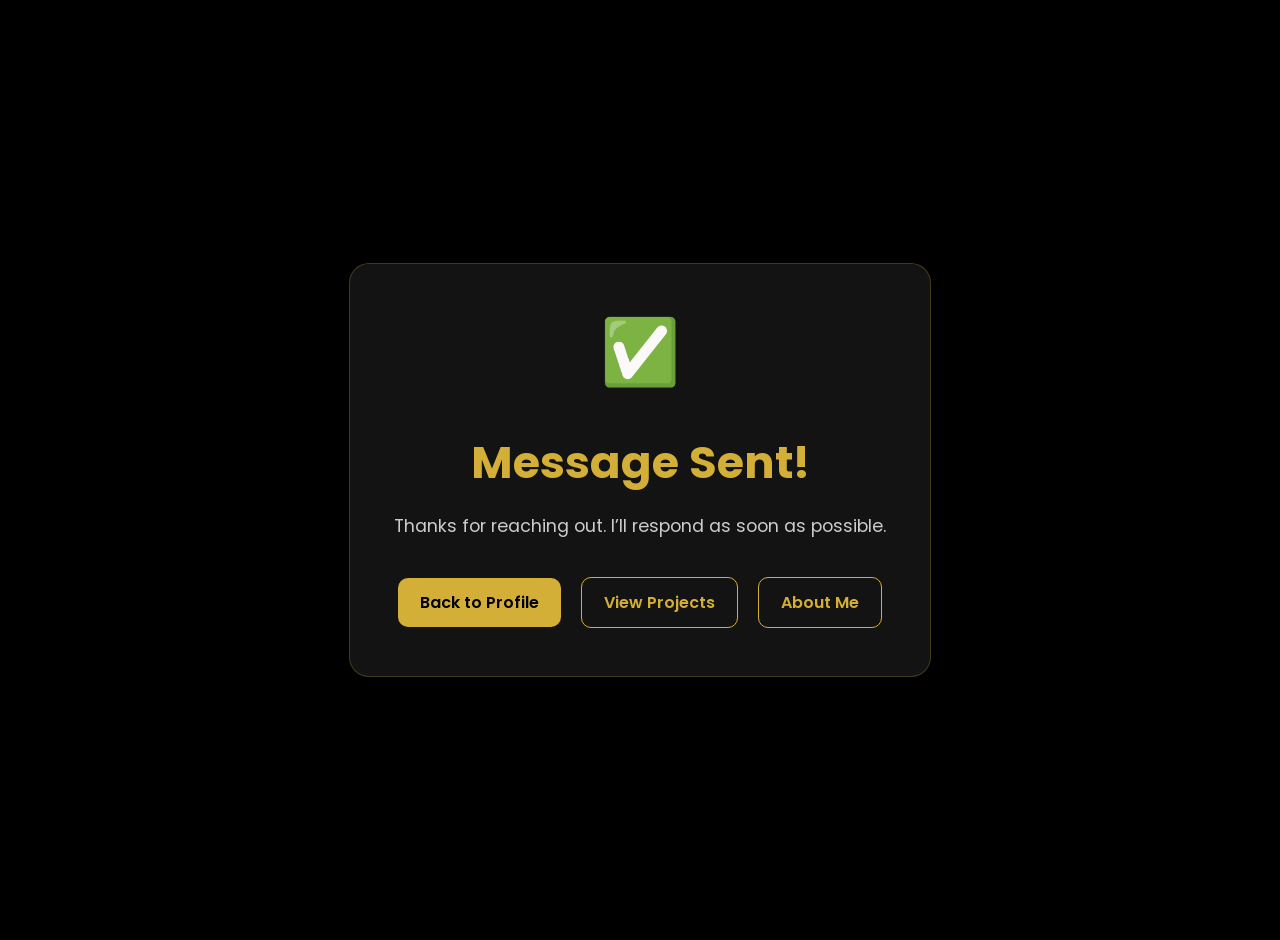
<file: thankyou.html>
<!DOCTYPE html>
<html lang="en">
<head>
    <meta charset="UTF-8">
    <title>Thank You | Shonisani Netshidzivhani</title>
    <meta name="viewport" content="width=device-width, initial-scale=1.0">

    <link href="https://fonts.googleapis.com/css2?family=Poppins:wght@300;400;500;600;700&display=swap" rel="stylesheet">

    <style>
        body {
            margin: 0;
            font-family: 'Poppins', sans-serif;
            background: #000;
            color: #f5f5f5;

            display: flex;
            justify-content: center;
            align-items: center;

            height: 100vh;
            text-align: center;
            padding: 20px;
        }

        .card {
            max-width: 600px;
            padding: 40px;

            background: rgba(24, 24, 24, 0.8);
            border: 1px solid rgba(212, 175, 55, 0.25);
            border-radius: 20px;

            box-shadow: 0 15px 40px rgba(0, 0, 0, 0.6);
            backdrop-filter: blur(10px);
        }

        .check {
            font-size: 4rem;
            margin-bottom: 10px;
        }

        h1 {
            font-size: 2.8rem;
            color: #d4af37;
            margin-bottom: 10px;
        }

        p {
            color: #ccc;
            font-size: 1.1rem;
            margin-bottom: 30px;
        }

        .btn {
            display: inline-block;
            padding: 12px 22px;
            margin: 8px;

            background: #d4af37;
            color: #000;

            border-radius: 10px;
            text-decoration: none;

            font-weight: 600;

            transition: 0.3s ease;
        }

        .btn:hover {
            background: #c9a227;
            transform: translateY(-3px);
        }

        .btn-outline {
            background: transparent;
            border: 1px solid #d4af37;
            color: #d4af37;
        }

        .btn-outline:hover {
            background: #d4af37;
            color: #000;
        }
    </style>
</head>

<body>

    <div class="card">

        <div class="check">✅</div>

        <h1>Message Sent!</h1>

        <p>
            Thanks for reaching out. I’ll respond as soon as possible.
        </p>

        <!-- BACK TO PROFILE -->
        <a class="btn" href="index.html#home">Back to Profile</a>

        <!-- GO TO SECTIONS -->
        <a class="btn btn-outline" href="index.html#work">View Projects</a>

        <a class="btn btn-outline" href="index.html#path">About Me</a>

    </div>

</body>
</html>
</file>
<file: style.css>
/* =========================================================
   SHONISANI NETSHIDZIVHANI — PORTFOLIO
   Premium Black & Gold Design System
========================================================= */

/* =========================================================
   DESIGN TOKENS
========================================================= */

:root {
    /* Colors */
    --color-black: #050505;
    --color-black-soft: #0b0b0b;
    --color-surface: #111111;
    --color-surface-light: #171717;
    --color-surface-hover: #1d1d1d;

    --color-gold: #d4af37;
    --color-gold-light: #f0d477;
    --color-gold-dark: #a8871f;

    --color-white: #ffffff;
    --color-text: #f4f4f4;
    --color-text-secondary: #b8b8b8;
    --color-text-muted: #858585;

    /* Borders */
    --border-subtle: rgba(255, 255, 255, 0.08);
    --border-gold: rgba(212, 175, 55, 0.25);
    --border-gold-strong: rgba(212, 175, 55, 0.5);

    /* Backgrounds */
    --gold-glow: rgba(212, 175, 55, 0.12);
    --gold-glow-strong: rgba(212, 175, 55, 0.2);

    /* Layout */
    --container-width: 1200px;
    --section-padding: 110px;

    /* Radius */
    --radius-sm: 8px;
    --radius-md: 14px;
    --radius-lg: 20px;
    --radius-xl: 28px;

    /* Shadows */
    --shadow-sm: 0 5px 20px rgba(0, 0, 0, 0.25);
    --shadow-md: 0 15px 40px rgba(0, 0, 0, 0.35);
    --shadow-lg: 0 25px 70px rgba(0, 0, 0, 0.45);
    --shadow-gold: 0 15px 45px rgba(212, 175, 55, 0.12);

    /* Transitions */
    --transition-fast: 0.2s ease;
    --transition-normal: 0.3s ease;
    --transition-slow: 0.5s ease;
}

/* =========================================================
   RESET
========================================================= */

*,
*::before,
*::after {
    margin: 0;
    padding: 0;
    box-sizing: border-box;
}

html {
    scroll-behavior: smooth;
    scroll-padding-top: 100px;
}

body {
    font-family:
        "Poppins",
        "Inter",
        -apple-system,
        BlinkMacSystemFont,
        "Segoe UI",
        sans-serif;

    background:
        radial-gradient(
            circle at 15% 10%,
            rgba(212, 175, 55, 0.05),
            transparent 25%
        ),
        var(--color-black);

    color: var(--color-text);

    line-height: 1.7;

    min-height: 100vh;

    overflow-x: hidden;

    -webkit-font-smoothing: antialiased;
    text-rendering: optimizeLegibility;
}

::selection {
    background: var(--color-gold);
    color: var(--color-black);
}

img {
    max-width: 100%;
}

a {
    color: inherit;
    text-decoration: none;
}

button,
input,
textarea {
    font: inherit;
}

button {
    cursor: pointer;
}

ul {
    list-style: none;
}

/* =========================================================
   ACCESSIBILITY
========================================================= */

:focus-visible {
    outline: 2px solid var(--color-gold-light);
    outline-offset: 4px;
}

/* =========================================================
   SCROLLBAR
========================================================= */

::-webkit-scrollbar {
    width: 9px;
}

::-webkit-scrollbar-track {
    background: var(--color-black);
}

::-webkit-scrollbar-thumb {
    background: var(--color-gold-dark);
    border-radius: 20px;
}

::-webkit-scrollbar-thumb:hover {
    background: var(--color-gold);
}

/* =========================================================
   HEADER / NAVIGATION
========================================================= */

.header {
    position: relative;
}

.navbar {
    position: fixed;
    top: 0;
    left: 0;

    width: 100%;

    z-index: 1000;

    display: flex;
    align-items: center;
    justify-content: space-between;

    padding: 18px clamp(20px, 6vw, 90px);

    background: rgba(5, 5, 5, 0.82);

    backdrop-filter: blur(18px);
    -webkit-backdrop-filter: blur(18px);

    border-bottom: 1px solid var(--border-subtle);

    transition:
        background var(--transition-normal),
        border-color var(--transition-normal),
        box-shadow var(--transition-normal);
}

.navbar:hover {
    background: rgba(5, 5, 5, 0.94);
    border-bottom-color: var(--border-gold);
}

/* Logo */

.logo {
    position: relative;

    display: flex;
    align-items: center;
    justify-content: center;

    width: 46px;
    height: 46px;

    border: 1px solid var(--border-gold-strong);
    border-radius: 12px;

    color: var(--color-gold);

    font-size: 1.1rem;
    font-weight: 800;
    letter-spacing: 1px;

    background:
        linear-gradient(
            145deg,
            rgba(212, 175, 55, 0.12),
            rgba(212, 175, 55, 0.02)
        );

    transition:
        transform var(--transition-normal),
        background var(--transition-normal),
        box-shadow var(--transition-normal);
}

.logo::after {
    content: "";

    position: absolute;

    inset: -4px;

    border-radius: 15px;

    border: 1px solid rgba(212, 175, 55, 0.08);

    pointer-events: none;
}

.logo:hover {
    transform: translateY(-2px);

    background: var(--color-gold);

    color: var(--color-black);

    box-shadow:
        0 8px 25px rgba(212, 175, 55, 0.25);
}

/* Navigation */

.navbar ul {
    display: flex;
    align-items: center;

    gap: clamp(18px, 2.5vw, 34px);
}

.navbar ul li a {
    position: relative;

    display: inline-block;

    color: var(--color-text-secondary);

    font-size: 0.9rem;
    font-weight: 500;

    padding: 8px 0;

    transition:
        color var(--transition-fast);
}

.navbar ul li a::after {
    content: "";

    position: absolute;

    left: 0;
    bottom: 0;

    width: 0;
    height: 2px;

    background: linear-gradient(
        90deg,
        var(--color-gold),
        var(--color-gold-light)
    );

    transition: width var(--transition-normal);
}

.navbar ul li a:hover {
    color: var(--color-white);
}

.navbar ul li a:hover::after {
    width: 100%;
}

/* =========================================================
   HERO
========================================================= */

.hero {
    position: relative;

    min-height: 100vh;

    display: flex;
    align-items: center;
    justify-content: center;

    text-align: center;

    padding:
        150px 20px
        100px;

    isolation: isolate;

    overflow: hidden;

    background:
        radial-gradient(
            circle at 50% 20%,
            rgba(212, 175, 55, 0.13),
            transparent 38%
        ),
        radial-gradient(
            circle at 10% 90%,
            rgba(212, 175, 55, 0.05),
            transparent 30%
        ),
        var(--color-black);
}

/* Decorative glow */

.hero::before {
    content: "";

    position: absolute;

    width: 500px;
    height: 500px;

    top: 10%;
    left: 50%;

    transform: translateX(-50%);

    background: rgba(212, 175, 55, 0.04);

    filter: blur(80px);

    border-radius: 50%;

    z-index: -1;
}

.hero-content {
    width: 100%;
    max-width: 900px;

    margin: auto;
}

/* Profile */

.profile-container {
    display: flex;
    justify-content: center;

    margin-bottom: 30px;
}

.profile-img {
    width: clamp(150px, 19vw, 220px);
    height: clamp(150px, 19vw, 220px);

    object-fit: cover;

    border-radius: 50%;

    border: 4px solid var(--color-gold);

    padding: 5px;

    background: var(--color-black);

    box-shadow:
        0 0 0 8px rgba(212, 175, 55, 0.05),
        0 0 35px rgba(212, 175, 55, 0.3),
        0 0 90px rgba(212, 175, 55, 0.1);

    animation: profileFloat 6s ease-in-out infinite;
}

@keyframes profileFloat {
    0%,
    100% {
        transform: translateY(0);
    }

    50% {
        transform: translateY(-8px);
    }
}

/* Greeting */

.hero-greeting {
    color: var(--color-gold-light);

    font-size: 0.95rem;

    font-weight: 600;

    text-transform: uppercase;

    letter-spacing: 4px;

    margin-bottom: 12px !important;
}

/* Heading */

.hero h1 {
    margin-bottom: 12px;

    color: var(--color-white);

    font-size: clamp(2.5rem, 6vw, 4.8rem);

    line-height: 1.1;

    font-weight: 800;

    letter-spacing: -2px;
}

.hero h2 {
    margin-bottom: 24px;

    color: var(--color-gold);

    font-size: clamp(1.2rem, 3vw, 2rem);

    line-height: 1.4;

    font-weight: 600;
}

.hero-divider {
    color: var(--color-text-muted);

    margin: 0 8px;
}

.hero-description {
    max-width: 720px;

    margin: 0 auto 32px;

    color: var(--color-text-secondary);

    font-size: 1.05rem;

    line-height: 1.9;
}

/* =========================================================
   SOCIAL LINKS
========================================================= */

.social-links {
    display: flex;

    align-items: center;
    justify-content: center;

    flex-wrap: wrap;

    gap: 12px;

    margin-bottom: 32px;
}

.social-links a {
    display: inline-flex;

    align-items: center;
    justify-content: center;

    min-width: 120px;

    padding: 10px 20px;

    border: 1px solid var(--border-gold);

    border-radius: 50px;

    background: rgba(212, 175, 55, 0.04);

    color: var(--color-gold-light);

    font-size: 0.9rem;
    font-weight: 600;

    transition:
        transform var(--transition-normal),
        background var(--transition-normal),
        border-color var(--transition-normal),
        color var(--transition-normal),
        box-shadow var(--transition-normal);
}

.social-links a:hover {
    transform: translateY(-3px);

    background: var(--color-gold);

    border-color: var(--color-gold);

    color: var(--color-black);

    box-shadow:
        0 10px 25px rgba(212, 175, 55, 0.2);
}

/* =========================================================
   BUTTONS
========================================================= */

.hero-buttons {
    display: flex;

    align-items: center;
    justify-content: center;

    flex-wrap: wrap;

    gap: 14px;
}

.btn-primary,
.btn-outline {
    display: inline-flex;

    align-items: center;
    justify-content: center;

    min-height: 48px;

    padding: 12px 26px;

    border-radius: 10px;

    font-size: 0.9rem;

    font-weight: 600;

    transition:
        transform var(--transition-normal),
        background var(--transition-normal),
        color var(--transition-normal),
        border-color var(--transition-normal),
        box-shadow var(--transition-normal);
}

.btn-primary {
    border: 1px solid var(--color-gold);

    background: linear-gradient(
        135deg,
        var(--color-gold-light),
        var(--color-gold)
    );

    color: var(--color-black);

    box-shadow:
        0 8px 25px rgba(212, 175, 55, 0.15);
}

.btn-primary:hover {
    transform: translateY(-3px);

    box-shadow:
        0 12px 35px rgba(212, 175, 55, 0.25);
}

.btn-outline {
    border: 1px solid var(--border-gold-strong);

    background: transparent;

    color: var(--color-gold-light);
}

.btn-outline:hover {
    transform: translateY(-3px);

    background: var(--color-gold);

    border-color: var(--color-gold);

    color: var(--color-black);

    box-shadow:
        0 10px 25px rgba(212, 175, 55, 0.18);
}

/* =========================================================
   SECTIONS
========================================================= */

.section {
    position: relative;

    max-width: var(--container-width);

    margin: 0 auto;

    padding:
        var(--section-padding)
        clamp(20px, 6vw, 80px);
}

.section:nth-of-type(even) {
    background: transparent;
}

.section-heading {
    max-width: 800px;

    margin: 0 auto 60px;

    text-align: center;
}

.section-label {
    display: inline-block;

    margin-bottom: 12px;

    color: var(--color-gold);

    font-size: 0.78rem;

    font-weight: 700;

    text-transform: uppercase;

    letter-spacing: 3px;
}

.section h3 {
    position: relative;

    margin-bottom: 18px;

    color: var(--color-white);

    font-size: clamp(2rem, 4vw, 2.8rem);

    line-height: 1.2;

    font-weight: 750;
}

.section h3::after {
    content: "";

    display: block;

    width: 55px;
    height: 3px;

    margin: 18px auto 0;

    background: linear-gradient(
        90deg,
        var(--color-gold-dark),
        var(--color-gold-light)
    );

    border-radius: 20px;
}

.section-description {
    max-width: 700px;

    margin: 0 auto;

    color: var(--color-text-secondary);

    font-size: 0.98rem;
}

.dark {
    background: var(--color-black-soft);
}

/* =========================================================
   ABOUT
========================================================= */

.about-container {
    max-width: 900px;

    margin: auto;

    text-align: center;
}

.about-container p {
    margin-bottom: 20px;

    color: var(--color-text-secondary);

    font-size: 0.98rem;
}

.about-container .about-intro {
    margin-bottom: 28px;

    color: var(--color-white);

    font-size: 1.15rem;

    line-height: 1.8;

    font-weight: 500;
}

.about-intro::first-letter {
    color: var(--color-gold);
}

/* Highlights */

.about-highlights {
    display: grid;

    grid-template-columns:
        repeat(3, minmax(0, 1fr));

    gap: 18px;

    margin-top: 45px;
}

.highlight {
    padding: 28px 20px;

    background:
        linear-gradient(
            145deg,
            rgba(255, 255, 255, 0.035),
            rgba(255, 255, 255, 0.015)
        );

    border: 1px solid var(--border-subtle);

    border-radius: var(--radius-lg);

    transition:
        transform var(--transition-normal),
        border-color var(--transition-normal),
        background var(--transition-normal),
        box-shadow var(--transition-normal);
}

.highlight:hover {
    transform: translateY(-7px);

    border-color: var(--border-gold);

    background: rgba(212, 175, 55, 0.04);

    box-shadow: var(--shadow-gold);
}

.highlight-icon {
    display: block;

    margin-bottom: 12px;

    font-size: 1.8rem;
}

.highlight h4 {
    margin-bottom: 8px;

    color: var(--color-gold-light);

    font-size: 1rem;
}

.highlight p {
    margin: 0;

    color: var(--color-text-muted);

    font-size: 0.85rem;
}

/* =========================================================
   EDUCATION
========================================================= */

.education-grid {
    display: grid;

    grid-template-columns:
        repeat(2, minmax(0, 1fr));

    gap: 22px;
}

.education-card {
    position: relative;

    padding: 30px;

    background:
        linear-gradient(
            145deg,
            rgba(255, 255, 255, 0.045),
            rgba(255, 255, 255, 0.015)
        );

    border: 1px solid var(--border-subtle);

    border-radius: var(--radius-lg);

    overflow: hidden;

    transition:
        transform var(--transition-normal),
        border-color var(--transition-normal),
        box-shadow var(--transition-normal);
}

.education-card::before {
    content: "";

    position: absolute;

    top: 0;
    left: 0;

    width: 100%;
    height: 2px;

    background:
        linear-gradient(
            90deg,
            transparent,
            var(--color-gold),
            transparent
        );

    opacity: 0.7;
}

.education-card:hover {
    transform: translateY(-7px);

    border-color: var(--border-gold);

    box-shadow: var(--shadow-gold);
}

.education-number {
    display: inline-flex;

    align-items: center;
    justify-content: center;

    width: 42px;
    height: 42px;

    margin-bottom: 22px;

    border-radius: 10px;

    background: rgba(212, 175, 55, 0.08);

    border: 1px solid var(--border-gold);

    color: var(--color-gold);

    font-size: 0.8rem;

    font-weight: 700;
}

.education-card h4 {
    margin-bottom: 12px;

    color: var(--color-white);

    font-size: 1.1rem;
}

.education-card p {
    margin-bottom: 5px;

    color: var(--color-text-secondary);

    font-size: 0.9rem;
}

.education-card strong {
    color: var(--color-gold-light);
}

.education-date {
    display: inline-block;

    margin-top: 15px;

    color: var(--color-text-muted);

    font-size: 0.8rem;

    font-weight: 600;

    letter-spacing: 0.5px;
}

/* =========================================================
   SKILLS
========================================================= */

.skills-grid {
    display: grid;

    grid-template-columns:
        repeat(2, minmax(0, 1fr));

    gap: 22px;
}

.skill {
    padding: 28px;

    background:
        linear-gradient(
            145deg,
            rgba(255, 255, 255, 0.04),
            rgba(255, 255, 255, 0.015)
        );

    border: 1px solid var(--border-subtle);

    border-radius: var(--radius-lg);

    transition:
        transform var(--transition-normal),
        border-color var(--transition-normal),
        box-shadow var(--transition-normal);
}

.skill:hover {
    transform: translateY(-5px);

    border-color: var(--border-gold);

    box-shadow: var(--shadow-gold);
}

.skill h4 {
    margin-bottom: 20px;

    color: var(--color-gold-light);

    font-size: 1rem;

    text-align: center;
}

.skill-tags {
    display: flex;

    flex-wrap: wrap;

    align-items: center;
    justify-content: center;

    gap: 8px;
}

.skill-tags span {
    display: inline-flex;

    align-items: center;

    padding: 7px 12px;

    background: rgba(212, 175, 55, 0.05);

    border: 1px solid rgba(212, 175, 55, 0.18);

    border-radius: 50px;

    color: var(--color-text-secondary);

    font-size: 0.76rem;

    transition:
        transform var(--transition-fast),
        background var(--transition-fast),
        border-color var(--transition-fast),
        color var(--transition-fast);
}

.skill-tags span:hover {
    transform: translateY(-2px);

    background: var(--color-gold);

    border-color: var(--color-gold);

    color: var(--color-black);
}

/* =========================================================
   PROJECTS
========================================================= */

.projects-grid {
    display: grid;

    grid-template-columns:
        repeat(2, minmax(0, 1fr));

    gap: 24px;

    align-items: stretch;
}

.project-card {
    position: relative;

    display: flex;

    flex-direction: column;

    padding: 30px;

    background:
        linear-gradient(
            145deg,
            rgba(255, 255, 255, 0.045),
            rgba(255, 255, 255, 0.015)
        );

    border: 1px solid var(--border-subtle);

    border-radius: var(--radius-lg);

    overflow: hidden;

    transition:
        transform var(--transition-normal),
        border-color var(--transition-normal),
        box-shadow var(--transition-normal);
}

.project-card::before {
    content: "";

    position: absolute;

    top: 0;
    left: 0;

    width: 100%;
    height: 3px;

    background:
        linear-gradient(
            90deg,
            var(--color-gold-dark),
            var(--color-gold-light)
        );

    transform: scaleX(0);

    transform-origin: left;

    transition: transform var(--transition-normal);
}

.project-card:hover {
    transform: translateY(-8px);

    border-color: var(--border-gold);

    box-shadow: var(--shadow-gold);
}

.project-card:hover::before {
    transform: scaleX(1);
}

/* Featured project */

.featured-project {
    grid-column: span 2;

    padding: 36px;
}

/* Project header */

.project-header {
    margin-bottom: 20px;
}

.project-category {
    display: inline-block;

    margin-bottom: 10px;

    color: var(--color-gold);

    font-size: 0.72rem;

    font-weight: 700;

    text-transform: uppercase;

    letter-spacing: 1.5px;
}

.project-card h4 {
    color: var(--color-white);

    font-size: 1.3rem;

    line-height: 1.4;

    margin-bottom: 0;
}

.project-card p {
    margin-bottom: 18px;

    color: var(--color-text-secondary);

    font-size: 0.9rem;

    line-height: 1.8;
}

/* Technologies */

.project-tech {
    display: flex;

    flex-wrap: wrap;

    gap: 8px;

    margin-top: auto;

    margin-bottom: 25px;
}

.project-tech span {
    padding: 6px 11px;

    background: rgba(212, 175, 55, 0.06);

    border: 1px solid rgba(212, 175, 55, 0.15);

    border-radius: 50px;

    color: var(--color-gold-light);

    font-size: 0.72rem;

    font-weight: 500;
}

.project-card .btn-outline {
    align-self: flex-start;

    margin-top: 0;
}

/* =========================================================
   CONTACT
========================================================= */

.contact-section {
    max-width: none;

    padding:
        var(--section-padding)
        clamp(20px, 6vw, 80px);

    text-align: center;

    background:
        radial-gradient(
            circle at 50% 30%,
            rgba(212, 175, 55, 0.08),
            transparent 45%
        ),
        var(--color-black-soft);
}

.contact-section h3 {
    color: var(--color-white);
}

.contact-subtitle {
    max-width: 650px;

    margin:
        0 auto 45px;

    color: var(--color-text-secondary);

    font-size: 0.98rem;
}

.contact-wrapper {
    display: flex;

    justify-content: center;
}

.contact-card {
    width: 100%;
    max-width: 650px;

    padding: clamp(25px, 5vw, 45px);

    background:
        linear-gradient(
            145deg,
            rgba(255, 255, 255, 0.045),
            rgba(255, 255, 255, 0.015)
        );

    border: 1px solid var(--border-gold);

    border-radius: var(--radius-xl);

    box-shadow: var(--shadow-lg);

    text-align: left;

    transition:
        transform var(--transition-normal),
        box-shadow var(--transition-normal);
}

.contact-card:hover {
    transform: translateY(-5px);

    box-shadow:
        var(--shadow-lg),
        0 0 50px rgba(212, 175, 55, 0.05);
}

/* Form */

.form-group {
    margin-bottom: 20px;
}

.form-group label {
    display: block;

    margin-bottom: 8px;

    color: var(--color-text);

    font-size: 0.82rem;

    font-weight: 600;
}

.contact-card input,
.contact-card textarea {
    width: 100%;

    padding: 14px 16px;

    background: rgba(0, 0, 0, 0.45);

    border: 1px solid var(--border-subtle);

    border-radius: 10px;

    color: var(--color-white);

    font-size: 0.9rem;

    outline: none;

    resize: vertical;

    transition:
        border-color var(--transition-fast),
        background var(--transition-fast),
        box-shadow var(--transition-fast);
}

.contact-card textarea {
    min-height: 150px;
}

.contact-card input::placeholder,
.contact-card textarea::placeholder {
    color: #666;
}

.contact-card input:hover,
.contact-card textarea:hover {
    border-color: rgba(212, 175, 55, 0.3);
}

.contact-card input:focus,
.contact-card textarea:focus {
    background: rgba(0, 0, 0, 0.65);

    border-color: var(--color-gold);

    box-shadow:
        0 0 0 3px rgba(212, 175, 55, 0.08);
}

/* Contact button */

.contact-card button {
    width: 100%;

    min-height: 50px;

    margin-top: 5px;

    padding: 13px 20px;

    background:
        linear-gradient(
            135deg,
            var(--color-gold-light),
            var(--color-gold)
        );

    border: 1px solid var(--color-gold);

    border-radius: 10px;

    color: var(--color-black);

    font-size: 0.9rem;

    font-weight: 700;

    transition:
        transform var(--transition-normal),
        box-shadow var(--transition-normal),
        filter var(--transition-normal);
}

.contact-card button:hover {
    transform: translateY(-3px);

    filter: brightness(1.05);

    box-shadow:
        0 12px 30px rgba(212, 175, 55, 0.22);
}

.contact-card button:active {
    transform: translateY(-1px);
}

/* =========================================================
   FOOTER
========================================================= */

.footer {
    padding:
        55px
        clamp(20px, 6vw, 80px)
        25px;

    border-top: 1px solid var(--border-subtle);

    background: #030303;
}

.footer-content {
    max-width: var(--container-width);

    margin: 0 auto;

    display: flex;

    align-items: center;
    justify-content: space-between;

    gap: 30px;

    padding-bottom: 35px;
}

.footer-brand h4 {
    margin-bottom: 5px;

    color: var(--color-white);

    font-size: 1rem;
}

.footer-brand p {
    color: var(--color-text-muted);

    font-size: 0.8rem;
}

.footer-links {
    display: flex;

    align-items: center;

    flex-wrap: wrap;

    gap: 22px;
}

.footer-links a {
    color: var(--color-text-secondary);

    font-size: 0.82rem;

    transition: color var(--transition-fast);
}

.footer-links a:hover {
    color: var(--color-gold);
}

.footer-bottom {
    max-width: var(--container-width);

    margin: 0 auto;

    padding-top: 22px;

    border-top: 1px solid var(--border-subtle);

    text-align: center;
}

.footer-bottom p {
    color: #666;

    font-size: 0.75rem;
}

/* =========================================================
   RESPONSIVE — TABLET
========================================================= */

@media (max-width: 900px) {

    :root {
        --section-padding: 90px;
    }

    .navbar {
        padding:
            16px
            5%;
    }

    .navbar ul {
        gap: 18px;
    }

    .navbar ul li a {
        font-size: 0.82rem;
    }

    .about-highlights {
        grid-template-columns: 1fr;
    }

    .education-grid {
        grid-template-columns: 1fr;
    }

    .skills-grid {
        grid-template-columns: 1fr;
    }

    .projects-grid {
        grid-template-columns: 1fr;
    }

    .featured-project {
        grid-column: span 1;
    }
}

/* =========================================================
   RESPONSIVE — MOBILE
========================================================= */

@media (max-width: 700px) {

    :root {
        --section-padding: 75px;
    }

    .navbar {
        position: fixed;

        flex-direction: column;

        gap: 12px;

        padding:
            12px
            15px;
    }

    .logo {
        width: 40px;
        height: 40px;

        font-size: 0.95rem;
    }

    .navbar ul {
        width: 100%;

        justify-content: center;

        flex-wrap: wrap;

        gap:
            5px
            14px;
    }

    .navbar ul li a {
        font-size: 0.72rem;

        padding: 4px 0;
    }

    .hero {
        padding:
            160px
            20px
            80px;
    }

    .profile-img {
        width: 160px;
        height: 160px;

        border-width: 3px;
    }

    .hero-greeting {
        font-size: 0.75rem;

        letter-spacing: 2.5px;
    }

    .hero h1 {
        font-size: clamp(2.2rem, 11vw, 3rem);

        letter-spacing: -1px;
    }

    .hero h2 {
        font-size: 1.15rem;

        line-height: 1.6;
    }

    .hero-divider {
        display: none;
    }

    .hero-description {
        font-size: 0.9rem;

        line-height: 1.8;
    }

    .social-links {
        gap: 8px;
    }

    .social-links a {
        min-width: 105px;

        padding: 9px 15px;

        font-size: 0.78rem;
    }

    .hero-buttons {
        flex-direction: column;

        width: 100%;
    }

    .hero-buttons .btn-primary,
    .hero-buttons .btn-outline {
        width: min(100%, 280px);
    }

    .section {
        padding-left: 20px;
        padding-right: 20px;
    }

    .section-heading {
        margin-bottom: 40px;
    }

    .section-label {
        font-size: 0.68rem;

        letter-spacing: 2px;
    }

    .section h3 {
        font-size: 2rem;
    }

    .section-description {
        font-size: 0.85rem;
    }

    .about-container {
        text-align: left;
    }

    .about-container .about-intro {
        font-size: 1rem;

        text-align: center;
    }

    .about-container p {
        font-size: 0.88rem;
    }

    .about-highlights {
        gap: 14px;
    }

    .highlight {
        text-align: center;

        padding: 23px 18px;
    }

    .education-card,
    .skill,
    .project-card {
        padding: 24px;
    }

    .project-card h4 {
        font-size: 1.15rem;
    }

    .project-card p {
        font-size: 0.85rem;
    }

    .project-tech span {
        font-size: 0.68rem;
    }

    .contact-section {
        padding-left: 20px;
        padding-right: 20px;
    }

    .contact-card {
        padding: 22px;
    }

    .footer-content {
        flex-direction: column;

        text-align: center;
    }

    .footer-links {
        justify-content: center;
    }
}

/* =========================================================
   SMALL MOBILE
========================================================= */

@media (max-width: 420px) {

    .navbar ul {
        gap:
            4px
            10px;
    }

    .navbar ul li a {
        font-size: 0.67rem;
    }

    .hero {
        padding-top: 170px;
    }

    .profile-img {
        width: 145px;
        height: 145px;
    }

    .hero h1 {
        font-size: 2.1rem;
    }

    .hero h2 {
        font-size: 1rem;
    }

    .social-links {
        flex-direction: column;
    }

    .social-links a {
        width: 180px;
    }

    .education-card,
    .skill,
    .project-card {
        padding: 20px;
    }
}

/* =========================================================
   REDUCED MOTION
========================================================= */

@media (prefers-reduced-motion: reduce) {

    html {
        scroll-behavior: auto;
    }

    *,
    *::before,
    *::after {
        animation-duration: 0.01ms !important;
        animation-iteration-count: 1 !important;
        transition-duration: 0.01ms !important;
        scroll-behavior: auto !important;
    }
}
</file>
<file: hero.css>
/* =========================================================
   HERO REDESIGN
   Split layout · arch portrait · orbiting tech-stack chips
   Loads AFTER style.css and overrides the old centred hero.
   Palette stays black & gold (tokens come from style.css).
========================================================= */

.hero.hero--split {
    display: flex;
    flex-direction: column;
    align-items: center;
    justify-content: center;

    min-height: 100vh;
    min-height: 100svh;

    padding: 130px clamp(20px, 6vw, 90px) 90px;

    text-align: left;

    background: var(--color-black);
}

/* old centred glow is replaced by .hero-aurora */
.hero.hero--split::before {
    display: none;
}

/* ---------------------------------------------------------
   AMBIENT BACKGROUND
--------------------------------------------------------- */

.hero-bg {
    position: absolute;
    inset: 0;
    z-index: -1;
    overflow: hidden;
    pointer-events: none;
}

.hero-grid {
    position: absolute;
    inset: 0;

    background-image:
        linear-gradient(rgba(255, 255, 255, 0.045) 1px, transparent 1px),
        linear-gradient(90deg, rgba(255, 255, 255, 0.045) 1px, transparent 1px);
    background-size: 54px 54px;

    -webkit-mask-image: radial-gradient(ellipse 70% 65% at 68% 45%, #000 15%, transparent 75%);
            mask-image: radial-gradient(ellipse 70% 65% at 68% 45%, #000 15%, transparent 75%);
}

.hero-aurora {
    position: absolute;
    inset: 0;

    background:
        radial-gradient(520px 420px at 72% 42%, rgba(212, 175, 55, 0.17), transparent 70%),
        radial-gradient(420px 360px at 88% 85%, rgba(160, 96, 30, 0.14), transparent 70%),
        radial-gradient(380px 320px at 8% 12%, rgba(212, 175, 55, 0.07), transparent 70%);

    animation: auroraShift 18s ease-in-out infinite alternate;
}

@keyframes auroraShift {
    to {
        transform: translate3d(-18px, 14px, 0) scale(1.04);
    }
}

/* faint floating code glyphs */

.glyph {
    position: absolute;

    font-family: ui-monospace, "SFMono-Regular", Menlo, Consolas, monospace;
    font-weight: 600;
    color: rgba(212, 175, 55, 0.11);
    white-space: nowrap;
    user-select: none;

    animation: glyphFloat var(--gt, 16s) ease-in-out infinite alternate;
}

.g1 { left: 4%;  top: 24%; font-size: 2.2rem; --gt: 15s; }
.g2 { left: 44%; top: 12%; font-size: 3rem;   --gt: 19s; }
.g3 { left: 38%; top: 84%; font-size: 1.1rem; --gt: 17s; }
.g4 { left: 2%;  top: 91%; font-size: 1.2rem; --gt: 21s; }
.g5 { left: 52%; top: 70%; font-size: 1rem;   --gt: 14s; }
.g6 { left: 92%; top: 22%; font-size: 2rem;   --gt: 18s; }

@keyframes glyphFloat {
    from { transform: translate3d(0, 0, 0) rotate(-3deg); }
    to   { transform: translate3d(14px, -26px, 0) rotate(4deg); }
}

/* ---------------------------------------------------------
   LAYOUT
--------------------------------------------------------- */

.hero-inner {
    display: grid;
    grid-template-columns: minmax(0, 1.02fr) minmax(0, 0.98fr);
    align-items: center;
    gap: clamp(30px, 4vw, 70px);

    width: 100%;
    max-width: 1240px;
    margin: 0 auto;
}

.hero--split .hero-text {
    position: relative;
    z-index: 5;
}

/* ---------------------------------------------------------
   TEXT
--------------------------------------------------------- */

.hero-eyebrow {
    display: inline-flex;
    align-items: center;
    gap: 10px;

    margin-bottom: 22px !important;
    padding: 7px 16px 7px 12px;

    border: 1px solid var(--border-gold);
    border-radius: 999px;
    background: rgba(212, 175, 55, 0.06);

    color: var(--color-gold-light);
    font-size: 0.74rem;
    font-weight: 600;
    letter-spacing: 2.2px;
    text-transform: uppercase;
}

.hero-eyebrow b {
    color: var(--color-gold);
    font-weight: 700;
}

.pulse {
    position: relative;
    width: 8px;
    height: 8px;
    border-radius: 50%;
    background: var(--color-gold);
}

.pulse::after {
    content: "";
    position: absolute;
    inset: 0;
    border-radius: 50%;
    background: var(--color-gold);
    animation: pulse 2.2s ease-out infinite;
}

@keyframes pulse {
    from { transform: scale(1);   opacity: 0.7; }
    to   { transform: scale(3.2); opacity: 0; }
}

.hero.hero--split .hero-text h1 {
    margin-bottom: 14px;

    font-size: clamp(2.3rem, 4.7vw, 4.2rem);
    line-height: 1.08;
    letter-spacing: -1.5px;
    overflow-wrap: anywhere;
}

.hero--split .grad {
    background: linear-gradient(100deg, var(--color-gold-light) 10%, var(--color-gold) 55%, #fff1b8 100%);
    -webkit-background-clip: text;
            background-clip: text;
    -webkit-text-fill-color: transparent;
            color: transparent;
}

.hero--split .dot {
    color: var(--color-gold);
}

.hero.hero--split .hero-text h2 {
    margin-bottom: 18px;
    font-size: clamp(1.05rem, 1.9vw, 1.45rem);
}

/* serif pull-quote (from the case-file page) */

.hero-quote {
    margin: 0 0 16px;

    font-family: "Instrument Serif", Georgia, "Times New Roman", serif;
    font-style: italic;
    font-size: clamp(1.45rem, 2.6vw, 2.05rem);
    line-height: 1.25;
    color: var(--color-text);
    text-wrap: balance;
}

.hero-quote em {
    color: var(--color-gold);
}

.hero.hero--split .hero-description {
    max-width: 540px;
    margin: 0 0 30px;
    font-size: 1rem;
    line-height: 1.85;
}

.hero.hero--split .hero-buttons {
    justify-content: flex-start;
    margin-bottom: 28px;
}

.hero.hero--split .social-links {
    justify-content: flex-start;
    margin-bottom: 0;
    gap: 10px;
    flex-direction: row;
}

.hero.hero--split .social-links a {
    gap: 8px;
    width: auto;
    min-width: 0;
    padding: 9px 18px;
    font-size: 0.85rem;
}

/* ---------------------------------------------------------
   STAGE: portrait + orbits
--------------------------------------------------------- */

.hero-visual {
    display: flex;
    flex-direction: column;
    align-items: center;
    justify-content: center;
}

.stage {
    --s: clamp(320px, 41vw, 580px);   /* overall stage size       */
    --dA: calc(var(--s) * 0.76);      /* inner ring diameter      */
    --dB: calc(var(--s) * 1);         /* outer ring diameter      */

    position: relative;
    width: var(--s);
    height: var(--s);
    flex: none;
}

.stage-glow {
    position: absolute;
    left: 50%;
    top: 50%;
    width: 70%;
    height: 70%;
    transform: translate(-50%, -50%);

    border-radius: 50%;
    background: radial-gradient(circle, rgba(212, 175, 55, 0.28), transparent 68%);
    filter: blur(30px);
}

/* ---- the single Rorschach plate ---- */

.portrait {
    --rx: 0deg;
    --ry: 0deg;

    position: absolute;
    left: 50%;
    top: 50%;
    z-index: 2;

    width: calc(var(--s) * 0.46);

    transform: translate(-50%, -50%) perspective(900px) rotateX(var(--rx)) rotateY(var(--ry));
    transition: transform 0.35s ease-out;
    will-change: transform;
}

.plate {
    position: relative;
    margin: 0;
    aspect-ratio: 4 / 5;

    border: 1px solid rgba(168, 135, 31, 0.6);
    border-radius: 3px;

    /* warm printed-card paper */
    background:
        radial-gradient(120% 90% at 28% 12%, #fbf6e6 0%, #efe6cf 62%, #e3d6b4 100%);

    box-shadow:
        0 30px 70px rgba(0, 0, 0, 0.65),
        0 0 70px rgba(212, 175, 55, 0.22),
        inset 0 0 44px rgba(120, 90, 20, 0.14);

    animation: portraitFloat 7s ease-in-out infinite;
}

.plate canvas {
    display: block;
    width: 100%;
    height: 100%;
}

.plate .tag {
    position: absolute;

    font-family: "IBM Plex Mono", ui-monospace, Menlo, Consolas, monospace;
    font-size: 0.6rem;
    font-weight: 500;
    letter-spacing: 0.16em;
    text-transform: uppercase;
    color: #2a2110;
    opacity: 0.72;
}

.plate .tag.l { top: 11px;    left: 14px; }
.plate .tag.r { bottom: 11px; right: 14px; }

.plate noscript img {
    position: absolute;
    inset: 0;
    width: 100%;
    height: 100%;
    object-fit: cover;
}

@keyframes portraitFloat {
    0%, 100% { transform: translateY(0); }
    50%      { transform: translateY(-10px); }
}

.plate-caption {
    max-width: 420px;
    margin-top: 26px;
    text-align: center;

    font-family: "IBM Plex Mono", ui-monospace, Menlo, Consolas, monospace;
    font-size: 0.74rem;
    line-height: 1.6;
    color: var(--color-text-muted);
}

.plate-caption span {
    color: var(--color-gold-light);
}

/* ---- orbits ---- */

.orbit {
    --t: 70s;
    --dir: normal;
    --d: var(--dA);

    position: absolute;
    left: 50%;
    top: 50%;
    width: var(--d);
    height: var(--d);
    margin: calc(var(--d) / -2) 0 0 calc(var(--d) / -2);

    border: 1px dashed rgba(212, 175, 55, 0.2);
    border-radius: 50%;
    pointer-events: none;

    animation: spin var(--t) linear infinite var(--dir);
}

.orbit--a {
    --d: var(--dA);
    --t: 64s;
    z-index: 1;                       /* tucks behind the portrait */
}

.orbit--b {
    --d: var(--dB);
    --t: 96s;
    --dir: reverse;
    z-index: 3;
    border-color: rgba(212, 175, 55, 0.12);
}

@keyframes spin {
    to { transform: rotate(360deg); }
}

.slot {
    position: absolute;
    left: 50%;
    top: 50%;
    width: 0;
    height: 0;

    transform: rotate(var(--a)) translateX(calc(var(--d) / 2));
}

/* ---- chips ---- */

.chip {
    --a: 0deg;
    --c: var(--color-gold);

    position: absolute;
    left: 0;
    top: 0;

    display: inline-flex;
    align-items: center;
    gap: 7px;

    padding: 5px 12px 5px 5px;

    border: 1px solid rgba(212, 175, 55, 0.22);
    border-radius: 999px;
    background: rgba(14, 14, 14, 0.74);
    -webkit-backdrop-filter: blur(8px);
            backdrop-filter: blur(8px);

    color: var(--color-text);
    font-size: 0.72rem;
    font-weight: 600;
    letter-spacing: 0.2px;
    white-space: nowrap;

    box-shadow:
        0 6px 18px rgba(0, 0, 0, 0.45),
        0 0 16px color-mix(in srgb, var(--c) 16%, transparent);

    pointer-events: auto;
    cursor: default;

    /* stay upright while the ring turns */
    transform: translate(-50%, -50%) rotate(calc(var(--a) * -1));
    animation: unspin var(--t, 70s) linear infinite var(--dir, normal);

    transition: border-color 0.25s ease, box-shadow 0.25s ease;
}

.chip i {
    display: grid;
    place-items: center;

    width: 22px;
    height: 22px;
    flex: none;

    border-radius: 50%;
    background: var(--c);

    color: #0b0b0b;
    font-style: normal;
    font-size: 0.56rem;
    font-weight: 800;
    letter-spacing: -0.2px;
}

.chip:hover {
    border-color: var(--c);
    box-shadow:
        0 8px 22px rgba(0, 0, 0, 0.5),
        0 0 22px color-mix(in srgb, var(--c) 40%, transparent);
}

@keyframes unspin {
    from { transform: translate(-50%, -50%) rotate(calc(var(--a) * -1)); }
    to   { transform: translate(-50%, -50%) rotate(calc(var(--a) * -1 - 360deg)); }
}

/* pause everything when the visitor hovers the stage, so a chip is easy to read */

.stage:hover .orbit,
.stage:hover .chip,
.stage:hover .drift .chip {
    animation-play-state: paused;
}

/* ---- free-floating chips in the corners ---- */

.drift {
    position: absolute;
    inset: 0;
    z-index: 4;
    pointer-events: none;
}

.drift .chip {
    --a: 0deg;

    left: var(--x);
    top: var(--y);

    padding: 4px 10px 4px 4px;
    font-size: 0.66rem;
    opacity: 0.88;

    transform: translate(-50%, -50%);
    animation: bob var(--bt, 7s) ease-in-out var(--bd, 0s) infinite alternate;
}

.drift .chip i {
    width: 19px;
    height: 19px;
    font-size: 0.5rem;
}

@keyframes bob {
    from { transform: translate(-50%, -50%) translateY(-7px) rotate(-1.5deg); }
    to   { transform: translate(-50%, -50%) translateY(8px)  rotate(1.5deg); }
}

/* ---------------------------------------------------------
   SCROLL CUE
--------------------------------------------------------- */

.scroll-cue {
    position: absolute;
    left: 50%;
    bottom: 24px;
    z-index: 6;
    transform: translateX(-50%);

    display: flex;
    flex-direction: column;
    align-items: center;
    gap: 8px;

    color: var(--color-text-muted);
    font-size: 0.66rem;
    letter-spacing: 3px;
    text-transform: uppercase;

    transition: color 0.25s ease;
}

.scroll-cue:hover {
    color: var(--color-gold-light);
}

.scroll-cue i {
    position: relative;
    width: 1.5px;
    height: 34px;
    background: rgba(255, 255, 255, 0.14);
    overflow: hidden;
}

.scroll-cue i::after {
    content: "";
    position: absolute;
    left: 0;
    top: -14px;
    width: 100%;
    height: 14px;
    background: var(--color-gold);
    animation: cue 2s ease-in-out infinite;
}

@keyframes cue {
    to { transform: translateY(52px); }
}

/* ---------------------------------------------------------
   RESPONSIVE
--------------------------------------------------------- */


@media (max-width: 900px) {
    .hero.hero--split {
        padding: 150px 20px 90px;
        text-align: center;
    }

    .hero-inner {
        grid-template-columns: minmax(0, 1fr);
        gap: 34px;
    }

    .hero-visual {
        order: -1;
    }

    .stage {
        --s: min(82vw, 440px);
        --dB: calc(var(--s) * 0.96);
    }

    .hero-eyebrow {
        font-size: 0.66rem;
        letter-spacing: 1.6px;
    }

    .hero.hero--split .hero-description {
        margin: 0 auto 28px;
        font-size: 0.95rem;
    }

    .hero.hero--split .hero-buttons,
    .hero.hero--split .social-links {
        justify-content: center;
    }

    .hero.hero--split .hero-buttons {
        flex-direction: row;
        width: auto;
    }

    .hero.hero--split .hero-buttons .btn-primary,
    .hero.hero--split .hero-buttons .btn-outline {
        width: auto;
    }

    .scroll-cue {
        display: none;
    }
}

@media (max-width: 560px) {
    .hero.hero--split {
        padding-top: 170px;
    }

    .stage {
        --s: min(84vw, 360px);
        --dA: calc(var(--s) * 0.74);
        --dB: calc(var(--s) * 0.94);
    }

    .portrait {
        width: calc(var(--s) * 0.5);
    }

    .chip {
        gap: 5px;
        padding: 4px 9px 4px 4px;
        font-size: 0.62rem;
    }

    .chip i {
        width: 18px;
        height: 18px;
        font-size: 0.5rem;
    }

    /* the badge would cover the photo on small screens */

    .hero.hero--split .hero-buttons {
        flex-direction: column;
        width: 100%;
    }

    .hero.hero--split .hero-buttons .btn-primary,
    .hero.hero--split .hero-buttons .btn-outline {
        width: min(100%, 280px);
    }

    .hero.hero--split .social-links a {
        padding: 8px 14px;
        font-size: 0.78rem;
    }

    .glyph.g2,
    .glyph.g6 {
        display: none;
    }
}

/* ---------------------------------------------------------
   REDUCED MOTION — chips stay put, nothing spins or bobs
--------------------------------------------------------- */

@media (prefers-reduced-motion: reduce) {
    .orbit,
    .chip,
    .drift .chip,
    .glyph,
    .hero-aurora,
    .plate,
    .pulse::after,
    .scroll-cue i::after {
        animation: none !important;
    }

    .portrait {
        transition: none;
    }
}
</file>
<file: sections.css>
/* =========================================================
   CASE-FILE SECTIONS  (work · backend · path · toolkit · notes)
   Ported from Sanieeme.html and re-coloured to black & gold.
   Everything is scoped under .cf so it cannot leak into the
   rest of the site.
========================================================= */

.cf {
    --bg: #0b0b0b;
    --bg2: #111111;
    --fg: #f4f4f4;
    --muted: #a3a3a3;
    --line: rgba(255, 255, 255, 0.1);
    --accent: #d4af37;
    --on-accent: #0b0b0b;
    --good: #5fd39a;
    --bad: #ff8a73;
    --display: "Instrument Serif", Georgia, "Times New Roman", serif;
    --sans: "Poppins", system-ui, -apple-system, "Segoe UI", sans-serif;
    --mono: "IBM Plex Mono", ui-monospace, Menlo, Consolas, monospace;

    width: 100%;
    max-width: 1180px;
    margin: 0 auto;
    padding-inline: clamp(20px, 5vw, 40px);
}

.cf section { scroll-margin-top: 90px; }
.cf h2, .cf h3 { margin: 0; color: var(--fg); }
.cf h2 em, .cf h3 em { color: var(--accent); }
.cf p { color: inherit; }
.cf ul, .cf ol { list-style: none; }

.cf .btn-sm {
    font: 500 .85rem/1 var(--sans);
    padding: 10px 14px;
    border: 1px solid var(--line);
    border-radius: 8px;
    background: none;
    color: var(--fg);
    cursor: pointer;
    transition: background .25s ease, color .25s ease, border-color .25s ease;
}
.cf .btn-sm:hover {
    background: var(--accent);
    border-color: var(--accent);
    color: var(--on-accent);
}

/* the thin gold reading-progress bar */
.progress { background: linear-gradient(90deg, var(--color-gold-dark), var(--color-gold-light)); }

/* hero → case-file seam */
.cf .facts { margin-top: 10px; }

.cf .eyebrow{font:500 .74rem/1.4 var(--mono);letter-spacing:.12em;text-transform:uppercase;color:var(--muted);margin:0}
.cf .eyebrow b{color:var(--accent);font-weight:500}
.cf h2,.cf h3{font-family:var(--display);font-weight:400;text-wrap:balance;margin:0}
.cf h2{font-size:clamp(2rem,4.4vw,3.2rem);line-height:1.08;margin-top:.5rem}
.cf h3{font-family:var(--display);font-weight:400;text-wrap:balance;margin:0}
.cf h3{font-size:clamp(1.6rem,3vw,2.2rem);line-height:1.1}
.cf section{padding-block:clamp(48px,8vw,96px)}
.cf .sec-head{display:grid;gap:.25rem;margin-bottom:clamp(24px,4vw,44px);max-width:46rem}
.cf .sec-head p.sub{color:var(--muted);margin:.5rem 0 0;max-width:52ch}
.cf .facts{display:grid;grid-template-columns:repeat(auto-fit,minmax(190px,1fr));margin:0;border-block:1px solid var(--line)}
.cf .facts div{padding:16px 16px 16px 0}
.cf .facts dt{font:500 .7rem/1.4 var(--mono);letter-spacing:.12em;text-transform:uppercase;color:var(--muted)}
.cf .facts dd{margin:.2rem 0 0;font-weight:500}
.cf .proj{display:grid;grid-template-columns:minmax(0,1fr) minmax(0,1fr);gap:clamp(24px,5vw,64px);border-top:1px solid var(--line);padding-block:clamp(32px,5vw,56px);align-items:start}
.cf .proj.flip .proj-text{order:2}
.cf .tech{font:400 .78rem/1.5 var(--mono);color:var(--muted);margin:0 0 .7rem}
.cf .proj-text h3{margin-bottom:1rem}
.cf .proj-text ul,.cf .mini ul{list-style:none;margin:0;padding:0;display:grid;gap:.55rem}
.cf .proj-text li,.cf .mini li{padding-left:1.4rem;position:relative}
.cf .proj-text li::before,.cf .mini li::before{content:"–";position:absolute;left:0;color:var(--accent);font-family:var(--mono)}
.cf .links{display:flex;flex-wrap:wrap;gap:10px 22px;margin-top:1.4rem;font-weight:500}
.cf .links a{text-underline-offset:4px;text-decoration-thickness:1px}
.cf .links a:hover{color:var(--accent)}
.cf .panel{background:var(--bg2);border:1px solid var(--line);border-radius:4px;padding:clamp(16px,2.4vw,24px);min-width:0}
.cf .panel-note{font:400 .72rem/1.5 var(--mono);color:var(--muted);margin:14px 0 0}
@media (max-width:860px){.cf .proj{grid-template-columns:1fr}
.cf .proj.flip .proj-text{order:0}}
.cf .q-meta{display:flex;justify-content:space-between;gap:12px;font:500 .7rem/1.4 var(--mono);letter-spacing:.1em;text-transform:uppercase;color:var(--muted)}
.cf .q-prog{display:flex;gap:6px;margin:12px 0 18px}
.cf .q-prog i{flex:1;height:4px;background:var(--line);border-radius:2px}
.cf .q-prog i.done{background:var(--fg)}
.cf .q-prog i.now{background:var(--accent)}
.cf .q-text{font:400 1.45rem/1.25 var(--display);margin:0 0 16px;text-wrap:balance}
.cf .q-opts{display:grid;gap:8px}
.cf .q-opt{font:400 .95rem/1.3 var(--mono);text-align:left;padding:12px 14px;background:none;color:var(--fg);border:1px solid var(--line);border-radius:3px;cursor:pointer}
.cf .q-opt:hover:not(:disabled){border-color:var(--fg)}
.cf .q-opt:disabled{cursor:default}
.cf .q-opt.ok{border-color:var(--good);color:var(--good)}
.cf .q-opt.no{border-color:var(--bad);color:var(--bad)}
.cf .q-timer{height:4px;background:var(--line);border-radius:2px;margin-top:18px;overflow:hidden}
.cf .q-timer b{display:block;height:100%;width:100%;background:var(--accent)}
.cf .q-foot{margin:10px 0 0;font-size:.85rem;color:var(--muted);min-height:1.4em}
.cf .q-end{text-align:left;padding-block:8px}
.cf .q-end .score{font:400 4rem/1 var(--display)}
.cf .q-end p{margin:.4rem 0 1.2rem;color:var(--muted)}
.cf .pipe-code{font:400 .76rem/1.6 var(--mono);background:var(--bg);border:1px solid var(--line);border-radius:3px;padding:12px 14px;margin:0 0 14px;overflow-x:auto;color:var(--muted);white-space:pre}
.cf .tbl-scroll{overflow-x:auto}
.cf table{border-collapse:collapse;width:100%;font:400 .85rem/1.4 var(--mono);font-variant-numeric:tabular-nums}
.cf th,.cf td{text-align:left;padding:9px 12px 9px 0;border-bottom:1px solid var(--line);white-space:nowrap}
.cf th{font-weight:500;color:var(--muted);font-size:.72rem;letter-spacing:.08em;text-transform:uppercase}
.cf td.bad{color:var(--bad)}
.cf .pipe-foot{display:flex;flex-wrap:wrap;align-items:center;justify-content:space-between;gap:10px 16px;margin-top:14px}
.cf .pipe-foot span{font:400 .78rem/1.4 var(--mono);color:var(--muted)}
.cf .pipe-foot .btn{padding:10px 14px;font-size:.85rem}
.cf .minis{display:grid;grid-template-columns:repeat(auto-fit,minmax(min(100%,320px),1fr));gap:20px;border-top:1px solid var(--line);padding-top:clamp(28px,4vw,44px)}
.cf .mini{border:1px solid var(--line);border-radius:4px;padding:clamp(18px,2.6vw,28px);min-width:0}
.cf .mini h3{font-size:1.7rem;margin-bottom:.9rem}
.cf .progress{position:fixed;top:0;left:0;height:3px;width:0;background:var(--accent);z-index:30;pointer-events:none}
.cf .creds{list-style:none;margin:clamp(20px,3vw,32px) 0 0;padding:0;display:grid;grid-template-columns:repeat(auto-fit,minmax(min(100%,230px),1fr));gap:12px}
.cf .cred{display:grid;gap:4px;align-content:start;padding:16px 18px;border:1px solid var(--line);border-radius:4px;background:var(--bg2);min-width:0}
.cf .cred.hl{border-color:var(--accent)}
.cf .cred-k{font:500 .7rem/1.4 var(--mono);letter-spacing:.1em;text-transform:uppercase;color:var(--muted)}
.cf .cred.hl .cred-k{color:var(--accent)}
.cf .cred b{font:400 1.6rem/1.1 var(--display)}
.cf .cred-d{font-size:.88rem;color:var(--muted)}
.cf .alx{display:grid;grid-template-columns:minmax(0,1.55fr) minmax(0,.7fr);gap:clamp(20px,3vw,40px);align-items:start}
.cf .trace-top{display:flex;flex-wrap:wrap;justify-content:space-between;gap:10px 16px;align-items:center;margin-bottom:18px}
.cf .trace-top .btn{padding:10px 14px;font-size:.85rem}
.cf .seg{display:flex;flex-wrap:wrap;gap:8px}
.cf .seg-b{font:500 .8rem/1 var(--mono);padding:10px 12px;background:none;color:var(--fg);border:1px solid var(--line);border-radius:3px;cursor:pointer}
.cf .seg-b:hover{border-color:var(--fg)}
.cf .seg-b[aria-pressed="true"]{background:var(--fg);color:var(--bg);border-color:var(--fg)}
.cf .hops{list-style:none;margin:0 0 16px;padding:0;display:grid;grid-template-columns:repeat(5,minmax(0,1fr));gap:22px}
.cf .hops li{position:relative;border:1px solid var(--line);border-radius:3px;background:var(--bg);padding:10px 12px;display:grid;gap:2px;min-width:0;transition:border-color .2s}
.cf .hops li b{font:400 1.2rem/1.1 var(--display)}
.cf .hops li span{font:400 .7rem/1.4 var(--mono);color:var(--muted)}
.cf .hops li:not(:last-child)::after{content:"→";position:absolute;right:-18px;top:50%;transform:translateY(-50%);font:400 .85rem/1 var(--mono);color:var(--muted)}
.cf .hops li.done{border-color:var(--fg)}
.cf .hops li.on{border-color:var(--accent);box-shadow:0 0 0 1px var(--accent)}
.cf .hops li.on b{color:var(--accent)}
.cf .trace-log{font:400 .78rem/1.7 var(--mono);color:var(--muted);margin:0 0 16px;min-height:6.8em;white-space:pre-wrap}
.cf .io{display:grid;grid-template-columns:repeat(2,minmax(0,1fr));gap:14px}
.cf .io pre{font:400 .78rem/1.6 var(--mono);background:var(--bg);border:1px solid var(--line);border-radius:3px;padding:12px 14px;margin:8px 0 0;overflow-x:auto;min-height:8em}
.cf .pill{display:inline-block;font:500 .7rem/1 var(--mono);padding:3px 7px;border:1px solid var(--line);border-radius:3px;margin-left:8px;vertical-align:1px;letter-spacing:.04em}
.cf .pill.ok{color:var(--good);border-color:var(--good)}
.cf .pill.err{color:var(--bad);border-color:var(--bad)}
.cf .alx-side{border-top:1px solid var(--fg);padding-top:18px}
.cf .alx-side h3{font-size:1.7rem;margin:.4rem 0 1rem}
.cf .alx-side ul{list-style:none;margin:0;padding:0;display:flex;flex-wrap:wrap;gap:8px}
.cf .alx-side li{font:400 .8rem/1 var(--mono);padding:8px 10px;border:1px solid var(--line);border-radius:3px}
.cf .alx-side p.after{color:var(--muted);margin:1.2rem 0 0;font-size:.95rem}
@media (max-width:1000px){.cf .alx{grid-template-columns:1fr}}
@media (max-width:640px){.cf .hops{grid-template-columns:1fr;gap:20px}
.cf .hops li:not(:last-child)::after{content:"↓";right:auto;left:14px;top:auto;bottom:-18px;transform:none}
.cf .io{grid-template-columns:1fr}}
.cf .stages{display:grid;grid-template-columns:repeat(3,minmax(0,1fr));gap:clamp(20px,3vw,40px)}
.cf .pstage{border-top:1px solid var(--fg);padding-top:18px;position:relative}
.cf .pstage::before{content:"";position:absolute;top:-5px;left:0;width:9px;height:9px;background:var(--accent);border-radius:50%}
.cf .pstage h3{margin:.4rem 0 1.2rem;font-size:1.8rem}
.cf .pstage ol{list-style:none;margin:0;padding:0;display:grid;gap:1.1rem}
.cf .pstage li{display:grid;gap:.1rem}
.cf .pstage .when{font:500 .72rem/1.4 var(--mono);letter-spacing:.08em;text-transform:uppercase;color:var(--accent)}
.cf .pstage .what{font-weight:600}
.cf .pstage .more{color:var(--muted);font-size:.92rem}
@media (max-width:860px){.cf .stages{grid-template-columns:1fr}}
.cf .kit{display:grid;grid-template-columns:minmax(0,1.25fr) minmax(0,.75fr);gap:clamp(28px,5vw,72px)}
.cf .kit dl{margin:0;display:grid}
.cf .kit dl > div{display:grid;grid-template-columns:minmax(110px,150px) minmax(0,1fr);gap:8px 20px;padding-block:16px;border-top:1px solid var(--line)}
.cf .kit dt{font:500 .72rem/1.8 var(--mono);letter-spacing:.1em;text-transform:uppercase;color:var(--muted)}
.cf .kit dd{margin:0;font:400 .92rem/1.8 var(--mono)}
.cf .kit dd span{display:inline-block;margin-right:.9rem;border-bottom:1px solid transparent}
.cf .kit dd span:hover{border-bottom-color:var(--accent);color:var(--accent)}
.cf .human{border-top:1px solid var(--line);padding-top:16px}
.cf .human p.words{font:italic 400 clamp(1.7rem,3vw,2.3rem)/1.3 var(--display);margin:.8rem 0 0}
.cf .human p.words span:hover{color:var(--accent)}
@media (max-width:860px){.cf .kit{grid-template-columns:1fr}
.cf .kit dl > div{grid-template-columns:1fr}}
.cf .notes{display:grid;grid-template-columns:repeat(auto-fit,minmax(min(100%,300px),1fr));gap:clamp(20px,3vw,40px)}
.cf .note{border-top:1px solid var(--line);padding-top:16px}
.cf .note .eyebrow{margin-bottom:.8rem}
.cf .note h3{font-size:1.6rem;margin-bottom:.8rem}
.cf .note p{margin:0;color:var(--muted)}
</file>
<file: contact.css>
/* =========================================================
   CONTACT  ·  a realistic "new message" window
   The message is delivered to one inbox only (the owner's).
========================================================= */

.cf .contact-block {
    padding-block: clamp(48px, 8vw, 96px);
    border-top: 1px solid var(--line);
}

.cf .mail {
    display: grid;
    grid-template-columns: minmax(0, 0.8fr) minmax(0, 1.2fr);
    gap: clamp(24px, 4vw, 56px);
    align-items: start;
}

/* ---- left column ---- */

.cf .mail-side {
    display: grid;
    gap: 22px;
}

.cf .private-card {
    display: grid;
    gap: 10px;
    padding: 20px 22px;

    border: 1px solid var(--accent);
    border-radius: 12px;
    background: color-mix(in srgb, var(--accent) 7%, var(--bg2));
}

.cf .private-card .lock {
    display: inline-flex;
    align-items: center;
    gap: 8px;

    font: 500 0.72rem/1.4 var(--mono);
    letter-spacing: 0.12em;
    text-transform: uppercase;
    color: var(--accent);
}

.cf .private-card p {
    margin: 0;
    color: var(--fg);
    font-size: 0.98rem;
}

.cf .private-card small {
    color: var(--muted);
    font-size: 0.8rem;
    line-height: 1.5;
}

.cf .mail-facts {
    display: grid;
    gap: 0;
    margin: 0;
}

.cf .mail-facts div {
    display: flex;
    justify-content: space-between;
    gap: 16px;
    padding: 12px 0;
    border-bottom: 1px solid var(--line);
}

.cf .mail-facts dt {
    font: 500 0.7rem/1.6 var(--mono);
    letter-spacing: 0.1em;
    text-transform: uppercase;
    color: var(--muted);
}

.cf .mail-facts dd {
    margin: 0;
    font-weight: 500;
    text-align: right;
}

.cf .mail-links {
    display: flex;
    flex-wrap: wrap;
    gap: 10px 22px;
    font-weight: 500;
}

.cf .mail-links a {
    text-underline-offset: 4px;
    text-decoration-thickness: 1px;
}

.cf .mail-links a:hover {
    color: var(--accent);
}

/* ---- the window ---- */

.cf .compose,
.cf .sent {
    position: relative;
    overflow: hidden;

    border: 1px solid var(--line);
    border-radius: 14px;
    background: var(--bg2);

    box-shadow: 0 30px 60px -34px rgba(0, 0, 0, 0.6);
}

:root[data-theme="light"] .cf .compose,
:root[data-theme="light"] .cf .sent {
    box-shadow: 0 30px 60px -36px rgba(60, 40, 0, 0.35);
}

.cf .win-bar {
    display: flex;
    align-items: center;
    gap: 14px;

    padding: 12px 18px;

    border-bottom: 1px solid var(--line);
    background: color-mix(in srgb, var(--fg) 4%, var(--bg2));
}

.cf .win-dots {
    display: flex;
    gap: 7px;
}

.cf .win-dots i {
    width: 11px;
    height: 11px;
    border-radius: 50%;
    background: var(--line);
}

.cf .win-dots i:nth-child(1) { background: #ec6a5e; }
.cf .win-dots i:nth-child(2) { background: #f4bf4f; }
.cf .win-dots i:nth-child(3) { background: #61c554; }

.cf .win-title {
    flex: 1;
    font: 500 0.78rem/1 var(--mono);
    letter-spacing: 0.04em;
    color: var(--muted);
}

.cf .draft-state {
    font: 400 0.7rem/1 var(--mono);
    color: var(--muted);
    opacity: 0;
    transition: opacity 0.3s ease;
}

.cf .draft-state.show {
    opacity: 1;
}

.cf .compose-body {
    display: grid;
}

.cf .row {
    display: grid;
    grid-template-columns: 86px minmax(0, 1fr);
    align-items: center;
    gap: 10px;

    padding: 4px 18px;
    border-bottom: 1px solid var(--line);
}

.cf .row > label,
.cf .row > .row-k {
    font: 500 0.72rem/1.4 var(--mono);
    letter-spacing: 0.1em;
    text-transform: uppercase;
    color: var(--muted);
}

.cf .row input[type="text"],
.cf .row input[type="email"] {
    width: 100%;
    min-width: 0;
    padding: 12px 0;

    border: 0;
    outline: 0;
    background: none;
    color: var(--fg);
    font: 400 0.98rem/1.4 var(--sans);
}

.cf .row:focus-within {
    background: color-mix(in srgb, var(--accent) 5%, transparent);
}

.cf .row:focus-within > label {
    color: var(--accent);
}

.cf input::placeholder,
.cf textarea::placeholder {
    color: color-mix(in srgb, var(--muted) 75%, transparent);
}

.cf .to-chip {
    display: inline-flex;
    align-items: center;
    gap: 8px;
    justify-self: start;

    padding: 6px 12px 6px 8px;

    border: 1px solid var(--line);
    border-radius: 999px;
    background: color-mix(in srgb, var(--accent) 8%, var(--bg2));
    font-size: 0.88rem;
    font-weight: 500;
}

.cf .to-chip i {
    display: grid;
    place-items: center;
    width: 22px;
    height: 22px;
    border-radius: 50%;
    background: var(--accent);
    color: var(--on-accent);
    font: 700 0.62rem/1 var(--sans);
    font-style: normal;
}

.cf .to-chip svg {
    color: var(--muted);
}

/* topic chips */

.cf .topics {
    display: flex;
    flex-wrap: wrap;
    gap: 8px;
    padding: 10px 0;
    border: 0;
    margin: 0;
    min-width: 0;
}

.cf .topics input {
    position: absolute;
    opacity: 0;
    pointer-events: none;
}

.cf .topics label {
    padding: 7px 12px;

    border: 1px solid var(--line);
    border-radius: 999px;

    font: 500 0.78rem/1.2 var(--sans);
    letter-spacing: 0;
    text-transform: none;
    color: var(--fg);

    cursor: pointer;
    transition: background 0.2s ease, border-color 0.2s ease, color 0.2s ease;
}

.cf .topics label:hover {
    border-color: var(--fg);
}

.cf .topics input:checked + label {
    background: var(--accent);
    border-color: var(--accent);
    color: var(--on-accent);
}

.cf .topics input:focus-visible + label {
    outline: 2px solid var(--accent);
    outline-offset: 2px;
}

/* message */

.cf .msg-wrap {
    position: relative;
    padding: 6px 18px 0;
}

.cf .msg-wrap textarea {
    display: block;
    width: 100%;
    min-height: 190px;
    padding: 10px 0 34px;

    border: 0;
    outline: 0;
    resize: vertical;
    background: none;
    color: var(--fg);
    font: 400 0.98rem/1.7 var(--sans);
}

.cf .counter {
    position: absolute;
    right: 18px;
    bottom: 8px;
    font: 400 0.7rem/1 var(--mono);
    color: var(--muted);
}

.cf .counter.warn {
    color: var(--bad);
}

/* errors */

.cf .err {
    grid-column: 1 / -1;
    margin: 0;
    padding: 0 0 10px;
    font: 400 0.78rem/1.4 var(--mono);
    color: var(--bad);
}

.cf .err:empty {
    display: none;
}

.cf .row.invalid {
    border-bottom-color: var(--bad);
}

.cf .row.invalid > label {
    color: var(--bad);
}

/* footer of the window */

.cf .win-foot {
    display: flex;
    flex-wrap: wrap;
    align-items: center;
    justify-content: space-between;
    gap: 14px 20px;

    padding: 14px 18px 16px;
    border-top: 1px solid var(--line);
}

.cf .win-note {
    flex: 1 1 220px;
    margin: 0;
    font: 400 0.72rem/1.5 var(--mono);
    color: var(--muted);
}

.cf .send {
    position: relative;
    display: inline-flex;
    align-items: center;
    gap: 10px;

    padding: 13px 22px;

    border: 1px solid var(--accent);
    border-radius: 8px;
    background: var(--accent);
    color: var(--on-accent);

    font: 600 0.9rem/1 var(--sans);
    cursor: pointer;

    transition: transform 0.2s ease, filter 0.2s ease, box-shadow 0.2s ease;
}

.cf .send:hover:not(:disabled) {
    transform: translateY(-2px);
    filter: brightness(1.08);
    box-shadow: 0 10px 24px color-mix(in srgb, var(--accent) 35%, transparent);
}

.cf .send:disabled {
    cursor: progress;
    opacity: 0.85;
}

.cf .send svg {
    transition: transform 0.35s ease;
}

.cf .send:hover:not(:disabled) svg {
    transform: translate(3px, -3px);
}

.cf .send .spin {
    display: none;
    width: 16px;
    height: 16px;
    border: 2px solid color-mix(in srgb, var(--on-accent) 35%, transparent);
    border-top-color: var(--on-accent);
    border-radius: 50%;
    animation: spinBtn 0.7s linear infinite;
}

.cf .compose.is-sending .send .spin { display: block; }
.cf .compose.is-sending .send svg   { display: none; }

@keyframes spinBtn {
    to { transform: rotate(360deg); }
}

/* sending progress line */

.cf .sendline {
    position: absolute;
    left: 0;
    top: 0;
    height: 3px;
    width: 0;
    background: var(--accent);
    transition: width 0.4s ease;
}

.cf .compose.is-sending .sendline {
    width: 78%;
    transition: width 6s cubic-bezier(0.1, 0.7, 0.2, 1);
}

.cf .form-error {
    margin: 0;
    padding: 12px 18px;
    border-top: 1px solid var(--bad);
    background: color-mix(in srgb, var(--bad) 9%, var(--bg2));
    font-size: 0.88rem;
    color: var(--fg);
}

.cf .form-error[hidden] {
    display: none;
}

.cf .form-error a {
    color: var(--bad);
    font-weight: 600;
}

.cf .hp {
    position: absolute !important;
    left: -9999px;
    width: 1px;
    height: 1px;
    overflow: hidden;
}

/* ---- success ---- */

.cf .sent {
    display: grid;
    justify-items: start;
    gap: 14px;
    padding: clamp(28px, 4vw, 44px);
}

.cf .sent[hidden] {
    display: none;
}

.cf .plane {
    width: 64px;
    height: 64px;
    display: grid;
    place-items: center;

    border-radius: 50%;
    background: color-mix(in srgb, var(--good) 14%, transparent);
    color: var(--good);
}

.cf .plane svg {
    animation: flyIn 0.9s cubic-bezier(0.2, 0.8, 0.2, 1) both;
}

@keyframes flyIn {
    from { transform: translate(-60px, 50px) rotate(-12deg) scale(0.6); opacity: 0; }
    to   { transform: none; opacity: 1; }
}

.cf .sent h3 {
    font-size: clamp(2rem, 4vw, 2.8rem);
    line-height: 1.05;
}

.cf .sent p {
    margin: 0;
    color: var(--muted);
    max-width: 46ch;
}

.cf .sent-receipt {
    width: 100%;
    margin: 6px 0 4px;
    padding: 14px 16px;

    border: 1px dashed var(--line);
    border-radius: 8px;

    font: 400 0.8rem/1.9 var(--mono);
    color: var(--muted);
}

.cf .sent-receipt b {
    color: var(--fg);
    font-weight: 500;
}

@media (max-width: 960px) {
    .cf .mail {
        grid-template-columns: 1fr;
    }
}

@media (max-width: 520px) {
    .cf .row {
        grid-template-columns: 1fr;
        gap: 0;
        padding-top: 10px;
    }

    .cf .row input[type="text"],
    .cf .row input[type="email"] {
        padding-top: 6px;
    }

    .cf .send {
        width: 100%;
        justify-content: center;
    }
}

@media (prefers-reduced-motion: reduce) {
    .cf .plane svg,
    .cf .send .spin {
        animation: none;
    }

    .cf .compose.is-sending .sendline {
        transition: none;
    }
}
</file>
<file: theme.css>
/* =========================================================
   THEME  ·  light mode + extra creative touches
   Loaded last. Dark (black & gold) stays the default tokens in
   style.css; [data-theme="light"] swaps them for warm paper & ink.
========================================================= */

:root {
    color-scheme: dark;
}

:root[data-theme="light"] {
    color-scheme: light;

    --color-black: #f5f0e4;          /* page paper          */
    --color-black-soft: #efe8d6;
    --color-surface: #ffffff;
    --color-surface-light: #fbf8f0;
    --color-surface-hover: #f1ead9;

    --color-gold: #8a5d00;           /* deepened so text passes contrast on paper */
    --color-gold-light: #a06c05;
    --color-gold-dark: #6a4600;

    --color-white: #17130a;          /* "white" tokens are used for headings */
    --color-text: #231d10;
    --color-text-secondary: #4d473a;
    --color-text-muted: #6b6454;

    --border-subtle: rgba(40, 28, 0, 0.12);
    --border-gold: rgba(138, 93, 0, 0.3);
    --border-gold-strong: rgba(138, 93, 0, 0.55);

    --gold-glow: rgba(184, 132, 26, 0.14);
    --gold-glow-strong: rgba(184, 132, 26, 0.24);

    --shadow-sm: 0 5px 18px rgba(60, 40, 0, 0.1);
    --shadow-md: 0 14px 34px rgba(60, 40, 0, 0.14);
    --shadow-lg: 0 24px 60px rgba(60, 40, 0, 0.18);
    --shadow-gold: 0 14px 40px rgba(138, 93, 0, 0.16);
}

/* smooth colour changes when the theme flips (skipped for view transitions) */
body,
.navbar,
.footer {
    transition: background-color 0.4s ease, color 0.4s ease, border-color 0.4s ease;
}

::selection {
    background: var(--color-gold);
    color: var(--color-black);
}

:root[data-theme="light"] ::selection {
    color: #fff;
}

/* ---------------------------------------------------------
   LIGHT-MODE OVERRIDES FOR THINGS THAT WERE HARD-CODED DARK
--------------------------------------------------------- */

:root[data-theme="light"] .navbar {
    background: rgba(245, 240, 228, 0.82);
}

:root[data-theme="light"] .navbar:hover {
    background: rgba(245, 240, 228, 0.95);
}

:root[data-theme="light"] .logo:hover {
    color: #fff;
}

:root[data-theme="light"] .footer {
    background: #ece5d2;
}

:root[data-theme="light"] ::-webkit-scrollbar-track {
    background: var(--color-black);
}

:root[data-theme="light"] .btn-primary {
    background: linear-gradient(135deg, #b8841a, #8a5d00);
    border-color: #8a5d00;
    color: #fff;
    box-shadow: 0 8px 22px rgba(138, 93, 0, 0.25);
}

:root[data-theme="light"] .btn-outline {
    color: #6a4600;
    border-color: rgba(138, 93, 0, 0.5);
    background: rgba(138, 93, 0, 0.04);
}

:root[data-theme="light"] .btn-outline:hover {
    background: #8a5d00;
    border-color: #8a5d00;
    color: #fff;
}

:root[data-theme="light"] .social-links a {
    background: rgba(138, 93, 0, 0.05);
}

:root[data-theme="light"] .social-links a:hover {
    color: #fff;
}

/* hero */

:root[data-theme="light"] .hero-grid {
    background-image:
        linear-gradient(rgba(60, 40, 0, 0.06) 1px, transparent 1px),
        linear-gradient(90deg, rgba(60, 40, 0, 0.06) 1px, transparent 1px);
}

:root[data-theme="light"] .hero-aurora {
    background:
        radial-gradient(520px 420px at 72% 42%, rgba(212, 160, 40, 0.3), transparent 70%),
        radial-gradient(420px 360px at 88% 85%, rgba(200, 120, 40, 0.18), transparent 70%),
        radial-gradient(380px 320px at 8% 12%, rgba(212, 160, 40, 0.14), transparent 70%);
}

:root[data-theme="light"] .glyph {
    color: rgba(138, 93, 0, 0.16);
}

:root[data-theme="light"] .hero--split .grad {
    background: linear-gradient(100deg, #b07a0a 5%, #8a5d00 55%, #c08a14 100%);
    -webkit-background-clip: text;
            background-clip: text;
}

:root[data-theme="light"] .stage-glow {
    background: radial-gradient(circle, rgba(212, 160, 40, 0.4), transparent 68%);
}

:root[data-theme="light"] .orbit {
    border-color: rgba(138, 93, 0, 0.3);
}

:root[data-theme="light"] .orbit--b {
    border-color: rgba(138, 93, 0, 0.2);
}

:root[data-theme="light"] .chip {
    background: rgba(255, 255, 255, 0.88);
    border-color: rgba(138, 93, 0, 0.28);
    box-shadow:
        0 6px 16px rgba(60, 40, 0, 0.16),
        0 0 14px color-mix(in srgb, var(--c) 14%, transparent);
}

:root[data-theme="light"] .plate {
    border-color: rgba(138, 93, 0, 0.7);
    background: radial-gradient(120% 90% at 28% 12%, #fffdf6 0%, #f7f0dc 62%, #ecdfbd 100%);
    box-shadow:
        0 24px 50px rgba(60, 40, 0, 0.28),
        0 0 60px rgba(212, 160, 40, 0.3),
        inset 0 0 40px rgba(120, 90, 20, 0.1);
}

:root[data-theme="light"] .scroll-cue i {
    background: rgba(40, 28, 0, 0.18);
}

/* case-file sections */

:root[data-theme="light"] .cf {
    --bg: #f5f0e4;
    --bg2: #ffffff;
    --fg: #17130a;
    --muted: #5f594a;
    --line: rgba(40, 28, 0, 0.14);
    --accent: #8a5d00;
    --on-accent: #ffffff;
    --good: #1d7a4d;
    --bad: #b3361f;
}

:root[data-theme="light"] .progress {
    background: linear-gradient(90deg, #8a5d00, #c08a14);
}

/* ---------------------------------------------------------
   THEME TOGGLE (sits in the nav)
--------------------------------------------------------- */

.navbar .logo {
    margin-right: auto;
}

.theme-toggle {
    position: relative;
    flex: none;

    width: 42px;
    height: 42px;
    margin-left: clamp(14px, 2vw, 26px);

    display: grid;
    place-items: center;

    border: 1px solid var(--border-gold);
    border-radius: 50%;
    background: rgba(212, 175, 55, 0.06);
    color: var(--color-gold-light);

    cursor: pointer;
    overflow: hidden;

    transition: transform 0.25s ease, background 0.25s ease, border-color 0.25s ease;
}

.theme-toggle:hover {
    transform: rotate(18deg);
    border-color: var(--color-gold);
    background: rgba(212, 175, 55, 0.14);
}

.theme-toggle svg {
    position: absolute;
    width: 20px;
    height: 20px;
    transition: transform 0.5s cubic-bezier(0.34, 1.56, 0.64, 1), opacity 0.3s ease;
}

.theme-toggle .i-sun  { transform: translateY(26px) rotate(-90deg); opacity: 0; }
.theme-toggle .i-moon { transform: none; opacity: 1; }

:root[data-theme="light"] .theme-toggle .i-sun  { transform: none; opacity: 1; }
:root[data-theme="light"] .theme-toggle .i-moon { transform: translateY(-26px) rotate(90deg); opacity: 0; }

/* circular reveal when the browser supports view transitions */

::view-transition-old(root),
::view-transition-new(root) {
    animation: none;
    mix-blend-mode: normal;
}

::view-transition-new(root) {
    animation: themeReveal 0.75s ease-in-out both;
}

@keyframes themeReveal {
    from { clip-path: circle(0 at var(--tx, 100%) var(--ty, 0)); }
    to   { clip-path: circle(150% at var(--tx, 100%) var(--ty, 0)); }
}

@media (max-width: 700px) {
    .navbar .logo {
        margin-right: 0;
    }

    .theme-toggle {
        position: absolute;
        top: 12px;
        right: 15px;
        margin: 0;
        width: 40px;
        height: 40px;
    }
}

/* ---------------------------------------------------------
   NAV — current section
--------------------------------------------------------- */

.navbar ul li a.is-active {
    color: var(--color-white);
}

.navbar ul li a.is-active::after {
    width: 100%;
}

/* ---------------------------------------------------------
   HERO — cursor spotlight + rubber stamp
--------------------------------------------------------- */

.hero-spot {
    position: absolute;
    inset: 0;
    background: radial-gradient(
        460px circle at var(--mx, 72%) var(--my, 42%),
        rgba(212, 175, 55, 0.13),
        transparent 62%
    );
    transition: opacity 0.4s ease;
}

:root[data-theme="light"] .hero-spot {
    background: radial-gradient(
        460px circle at var(--mx, 72%) var(--my, 42%),
        rgba(212, 150, 30, 0.2),
        transparent 62%
    );
}

.stamp {
    position: absolute;
    right: -17%;
    bottom: 13%;
    z-index: 6;

    display: grid;
    gap: 2px;
    padding: 7px 14px 6px;

    border: 2px solid #b3361f;
    border-radius: 4px;
    outline: 1px solid #b3361f;
    outline-offset: 2px;

    background: rgba(252, 247, 232, 0.94);
    color: #b3361f;

    font-family: "IBM Plex Mono", ui-monospace, Menlo, Consolas, monospace;
    text-align: center;
    text-transform: uppercase;
    letter-spacing: 0.18em;
    line-height: 1.2;
    white-space: nowrap;

    transform: rotate(-11deg);
    box-shadow: 0 8px 20px rgba(0, 0, 0, 0.3);
    pointer-events: none;

    animation: stampIn 0.55s cubic-bezier(0.2, 1.4, 0.4, 1) 2.7s both;
}

.stamp b {
    font-size: 0.82rem;
    font-weight: 600;
}

.stamp i {
    font-size: 0.62rem;
    font-style: normal;
    font-weight: 500;
    letter-spacing: 0.22em;
}

@keyframes stampIn {
    from { opacity: 0; transform: rotate(-11deg) scale(2.2); }
    60%  { opacity: 1; transform: rotate(-11deg) scale(0.94); }
    to   { opacity: 1; transform: rotate(-11deg) scale(1); }
}

@media (max-width: 900px) {
    .stamp {
        right: -8%;
        bottom: 6%;
        padding: 5px 10px 4px;
    }

    .stamp b { font-size: 0.7rem; }
    .stamp i { font-size: 0.55rem; }
}

/* ---------------------------------------------------------
   SCROLL REVEAL  (only when JS is running)
--------------------------------------------------------- */

.reveal-ready [data-reveal] {
    opacity: 0;
    transform: translateY(26px);
    transition:
        opacity 0.7s ease var(--rd, 0s),
        transform 0.7s cubic-bezier(0.2, 0.7, 0.2, 1) var(--rd, 0s);
}

.reveal-ready [data-reveal].is-in {
    opacity: 1;
    transform: none;
}

/* toolkit chips get a little life */

.cf .kit dd span {
    transition: transform 0.2s ease, color 0.2s ease, border-color 0.2s ease;
}

.cf .kit dd span:hover {
    transform: translateY(-2px);
}

/* ---------------------------------------------------------
   REDUCED MOTION
--------------------------------------------------------- */

@media (prefers-reduced-motion: reduce) {
    .js [data-reveal] {
        opacity: 1;
        transform: none;
        transition: none;
    }

    .stamp {
        animation: none;
    }

    ::view-transition-new(root) {
        animation: none;
    }

    .theme-toggle svg,
    .theme-toggle {
        transition: none;
    }
}
</file>
<file: extras.css>
/* =========================================================
   EXTRAS  ·  living background, collaborate builder,
   command palette, local-time row
========================================================= */

/* ---------------------------------------------------------
   LIVING BACKGROUND
   1. a drifting data network with packets (canvas)
   2. a colour glow that moves as you change section
   3. faint ink blots in the margins (generated in JS)
--------------------------------------------------------- */

@property --gx { syntax: "<percentage>"; inherits: false; initial-value: 72%; }
@property --gy { syntax: "<percentage>"; inherits: false; initial-value: 38%; }
@property --gc { syntax: "<color>";      inherits: false; initial-value: rgba(212, 175, 55, 0.1); }

.bg-net {
    position: fixed;
    inset: 0;
    z-index: -1;
    width: 100%;
    height: 100%;
    pointer-events: none;
}

.bg-glow {
    --gx: 72%;
    --gy: 38%;
    --gc: rgba(212, 175, 55, 0.1);

    position: fixed;
    inset: 0;
    z-index: -1;
    pointer-events: none;

    background: radial-gradient(900px circle at var(--gx) var(--gy), var(--gc), transparent 65%);

    transition: --gx 1.6s ease, --gy 1.6s ease, --gc 1.6s ease;
}

body[data-mood="work"]     .bg-glow { --gx: 12%; --gy: 40%; --gc: rgba(224, 160, 50, 0.1); }
body[data-mood="backend"]  .bg-glow { --gx: 88%; --gy: 48%; --gc: rgba(58, 170, 150, 0.1); }
body[data-mood="path"]     .bg-glow { --gx: 18%; --gy: 58%; --gc: rgba(200, 110, 60, 0.1); }
body[data-mood="toolkit"]  .bg-glow { --gx: 84%; --gy: 42%; --gc: rgba(212, 175, 55, 0.11); }
body[data-mood="notes"]    .bg-glow { --gx: 22%; --gy: 50%; --gc: rgba(210, 140, 120, 0.09); }
body[data-mood="collab"]   .bg-glow { --gx: 50%; --gy: 35%; --gc: rgba(212, 175, 55, 0.14); }
body[data-mood="contact"]  .bg-glow { --gx: 72%; --gy: 60%; --gc: rgba(212, 175, 55, 0.11); }

:root[data-theme="light"] .bg-glow { --gc: rgba(212, 160, 40, 0.2); }
:root[data-theme="light"] body[data-mood="work"]    .bg-glow { --gc: rgba(224, 150, 40, 0.2); }
:root[data-theme="light"] body[data-mood="backend"] .bg-glow { --gc: rgba(58, 170, 150, 0.17); }
:root[data-theme="light"] body[data-mood="path"]    .bg-glow { --gc: rgba(210, 110, 50, 0.17); }
:root[data-theme="light"] body[data-mood="toolkit"] .bg-glow { --gc: rgba(212, 160, 40, 0.2); }
:root[data-theme="light"] body[data-mood="notes"]   .bg-glow { --gc: rgba(210, 130, 110, 0.16); }
:root[data-theme="light"] body[data-mood="collab"]  .bg-glow { --gc: rgba(212, 160, 40, 0.26); }
:root[data-theme="light"] body[data-mood="contact"] .bg-glow { --gc: rgba(212, 160, 40, 0.2); }

/* let the network show through the hero */
.hero.hero--split {
    background: transparent;
}

.cf section {
    position: relative;
}

.ink-deco {
    position: absolute;
    z-index: -1;

    width: clamp(220px, 30vw, 420px);
    aspect-ratio: 1;

    background: var(--accent, var(--color-gold));
    opacity: 0.075;

    -webkit-mask: var(--blot) center / contain no-repeat;
            mask: var(--blot) center / contain no-repeat;

    pointer-events: none;
    animation: inkDrift 26s ease-in-out infinite alternate;
}

:root[data-theme="light"] .ink-deco {
    opacity: 0.1;
}

.ink-deco.r { right: -4%; top: -30px; }
.ink-deco.l { left: -4%;  top: -30px; }

@keyframes inkDrift {
    from { transform: translate3d(0, 0, 0) rotate(-6deg) scale(1); }
    to   { transform: translate3d(0, 24px, 0) rotate(7deg) scale(1.06); }
}

/* keep the decorations from creating sideways scroll */
.cf {
    overflow-x: clip;
}

/* ---------------------------------------------------------
   NAV — palette button
--------------------------------------------------------- */

.pal-btn {
    flex: none;
    display: inline-flex;
    align-items: center;
    gap: 8px;

    margin-left: clamp(10px, 1.6vw, 20px);
    padding: 8px 12px;

    border: 1px solid var(--border-gold);
    border-radius: 999px;
    background: rgba(212, 175, 55, 0.05);
    color: var(--color-text-secondary);

    font: 500 0.78rem/1 "Poppins", sans-serif;
    cursor: pointer;

    transition: border-color 0.25s ease, color 0.25s ease, background 0.25s ease;
}

.pal-btn:hover {
    border-color: var(--color-gold);
    color: var(--color-gold-light);
}

.pal-btn kbd {
    padding: 2px 6px;
    border: 1px solid var(--border-subtle);
    border-radius: 5px;
    background: var(--color-surface);
    color: var(--color-text-muted);
    font: 500 0.66rem/1.2 "IBM Plex Mono", ui-monospace, monospace;
}

@media (max-width: 900px) {
    .pal-btn {
        display: none;
    }
}

/* ---------------------------------------------------------
   COMMAND PALETTE
--------------------------------------------------------- */

.palette {
    position: fixed;
    inset: 0;
    z-index: 3000;

    display: grid;
    justify-items: center;
    align-items: start;
    padding: 14vh 16px 16px;

    background: rgba(0, 0, 0, 0.55);
    -webkit-backdrop-filter: blur(6px);
            backdrop-filter: blur(6px);
}

.palette[hidden] {
    display: none;
}

:root[data-theme="light"] .palette {
    background: rgba(40, 28, 0, 0.35);
}

.pal-box {
    width: min(620px, 100%);
    max-height: 70vh;
    display: grid;
    grid-template-rows: auto minmax(0, 1fr) auto;

    border: 1px solid var(--border-gold-strong);
    border-radius: 14px;
    overflow: hidden;

    background: var(--color-surface);
    box-shadow: 0 40px 90px rgba(0, 0, 0, 0.55);

    animation: palIn 0.22s cubic-bezier(0.2, 0.9, 0.3, 1) both;
}

@keyframes palIn {
    from { opacity: 0; transform: translateY(-12px) scale(0.98); }
    to   { opacity: 1; transform: none; }
}

.pal-box input {
    width: 100%;
    padding: 18px 20px;

    border: 0;
    border-bottom: 1px solid var(--border-subtle);
    outline: 0;
    background: none;
    color: var(--color-white);
    font: 400 1.02rem/1.3 "Poppins", sans-serif;
}

.pal-list {
    margin: 0;
    padding: 6px;
    overflow-y: auto;
    list-style: none;
}

.pal-list li {
    display: flex;
    align-items: center;
    justify-content: space-between;
    gap: 14px;

    padding: 11px 14px;
    border-radius: 9px;

    color: var(--color-text);
    font-size: 0.92rem;
    cursor: pointer;
}

.pal-list li small {
    color: var(--color-text-muted);
    font: 400 0.7rem/1 "IBM Plex Mono", ui-monospace, monospace;
    letter-spacing: 0.08em;
    text-transform: uppercase;
}

.pal-list li[aria-selected="true"] {
    background: var(--color-gold);
    color: var(--color-black);
}

:root[data-theme="light"] .pal-list li[aria-selected="true"] {
    color: #fff;
}

.pal-list li[aria-selected="true"] small {
    color: inherit;
    opacity: 0.8;
}

.pal-empty {
    padding: 20px;
    color: var(--color-text-muted);
    font-size: 0.9rem;
}

.pal-hint {
    margin: 0;
    padding: 10px 18px;
    border-top: 1px solid var(--border-subtle);
    color: var(--color-text-muted);
    font: 400 0.7rem/1.4 "IBM Plex Mono", ui-monospace, monospace;
}

/* ---------------------------------------------------------
   COLLABORATE — "build your first email"
--------------------------------------------------------- */

.cf .collab-block {
    padding-block: clamp(48px, 8vw, 96px);
    border-top: 1px solid var(--line);
}

.cf .collab[hidden] {
    display: none;
}

.cf .collab {
    display: grid;
    grid-template-columns: minmax(0, 1fr) minmax(0, 1fr);
    gap: clamp(20px, 3vw, 40px);
    align-items: stretch;
}

.cf .brief,
.cf .letter {
    border: 1px solid var(--line);
    border-radius: 14px;
    background: var(--bg2);
}

.cf .brief {
    position: relative;
    overflow: hidden;
    display: grid;
    gap: 22px;
    align-content: start;
    padding: clamp(20px, 3vw, 30px);
}

.cf .field-grid {
    display: grid;
    grid-template-columns: repeat(2, minmax(0, 1fr));
    gap: 16px;
}

.cf .field {
    min-width: 0;
}

.cf .field .err {
    padding: 6px 0 0;
}

.cf .brief .form-error {
    margin: 0 calc(-1 * clamp(20px, 3vw, 30px));
}

.cf .brief-foot {
    display: flex;
    flex-wrap: wrap;
    align-items: center;
    justify-content: space-between;
    gap: 14px 20px;
}

.cf .brief-foot .win-note {
    flex: 1 1 200px;
}

.cf .brief.is-sending .send .spin { display: block; }
.cf .brief.is-sending .send svg   { display: none; }
.cf .brief.is-sending .sendline   { width: 78%; transition: width 6s cubic-bezier(0.1, 0.7, 0.2, 1); }

.cf .collab-block .sent {
    max-width: 640px;
}

.cf .letter-head .live {
    color: var(--accent);
    font-size: 0.68rem;
    letter-spacing: 0.1em;
    text-transform: uppercase;
}

.cf .brief fieldset {
    margin: 0;
    padding: 0;
    border: 0;
    min-width: 0;
}

.cf .brief legend,
.cf .brief .lab {
    display: block;
    margin-bottom: 10px;
    padding: 0;

    font: 500 0.72rem/1.4 var(--mono);
    letter-spacing: 0.1em;
    text-transform: uppercase;
    color: var(--muted);
}

.cf .chips {
    display: flex;
    flex-wrap: wrap;
    gap: 8px;
}

.cf .chips input {
    position: absolute;
    opacity: 0;
    pointer-events: none;
}

.cf .chips label {
    padding: 8px 14px;

    border: 1px solid var(--line);
    border-radius: 999px;

    font: 500 0.82rem/1.2 var(--sans);
    color: var(--fg);
    cursor: pointer;

    transition: background 0.2s ease, border-color 0.2s ease, color 0.2s ease, transform 0.2s ease;
}

.cf .chips label:hover {
    border-color: var(--fg);
    transform: translateY(-1px);
}

.cf .chips input:checked + label {
    background: var(--accent);
    border-color: var(--accent);
    color: var(--on-accent);
}

.cf .chips input:focus-visible + label {
    outline: 2px solid var(--accent);
    outline-offset: 2px;
}

.cf .brief input[type="text"],
.cf .brief input[type="email"],
.cf .brief textarea {
    width: 100%;
    padding: 12px 14px;

    border: 1px solid var(--line);
    border-radius: 8px;
    outline: 0;
    background: color-mix(in srgb, var(--fg) 3%, transparent);
    color: var(--fg);
    font: 400 0.95rem/1.5 var(--sans);

    transition: border-color 0.2s ease;
}

.cf .brief textarea {
    min-height: 92px;
    resize: vertical;
}

.cf .brief input[type="text"]:focus,
.cf .brief input[type="email"]:focus,
.cf .brief textarea:focus {
    border-color: var(--accent);
}

.cf .letter {
    display: grid;
    grid-template-rows: auto minmax(0, 1fr);
    align-content: start;
    overflow: hidden;
}

.cf .letter-head {
    padding: 16px 20px;
    border-bottom: 1px solid var(--line);
    background: color-mix(in srgb, var(--fg) 4%, var(--bg2));

    font: 400 0.78rem/1.9 var(--mono);
    color: var(--muted);
}

.cf .letter-head b {
    color: var(--fg);
    font-weight: 500;
}

.cf .letter-body {
    margin: 0;
    padding: 20px;
    white-space: pre-wrap;
    overflow-wrap: anywhere;

    font: 400 0.92rem/1.75 var(--sans);
    color: var(--fg);
}

.cf .letter-body .ph {
    color: var(--accent);
}

.cf .letter-foot {
    display: flex;
    flex-wrap: wrap;
    gap: 10px;
    padding: 14px 20px 18px;
    border-top: 1px solid var(--line);
}

.cf .mailto {
    display: inline-flex;
    align-items: center;
    gap: 9px;

    padding: 12px 18px;

    border: 1px solid var(--accent);
    border-radius: 8px;
    background: var(--accent);
    color: var(--on-accent);

    font: 600 0.88rem/1 var(--sans);
    text-decoration: none;

    transition: transform 0.2s ease, filter 0.2s ease, box-shadow 0.2s ease;
}

.cf .mailto:hover {
    transform: translateY(-2px);
    filter: brightness(1.08);
    box-shadow: 0 10px 22px color-mix(in srgb, var(--accent) 32%, transparent);
}

.cf .collab-foot {
    margin: 18px 0 0;
    color: var(--muted);
    font-size: 0.9rem;
}

.cf .collab-foot a {
    color: var(--fg);
    text-underline-offset: 4px;
}

.cf .collab-foot a:hover {
    color: var(--accent);
}

@media (max-width: 900px) {
    .cf .collab {
        grid-template-columns: 1fr;
    }
}

@media (max-width: 520px) {
    .cf .field-grid {
        grid-template-columns: 1fr;
    }

    .cf .brief-foot .send {
        width: 100%;
        justify-content: center;
    }
}

/* footer link spacing for the new item */
.footer-links {
    flex-wrap: wrap;
}

@media (prefers-reduced-motion: reduce) {
    .ink-deco,
    .pal-box {
        animation: none;
    }

    .bg-glow {
        transition: none;
    }
}

/* shown only if FormSubmit reports the form still needs activating */
.cf .sent-note {
    margin: 0;
    padding: 12px 14px;
    border: 1px solid #d99a1a;
    border-radius: 8px;
    background: color-mix(in srgb, #d99a1a 12%, var(--bg2));
    color: var(--fg);
    font-size: 0.85rem;
    line-height: 1.55;
}

.cf .sent-note[hidden] {
    display: none;
}
</file>
